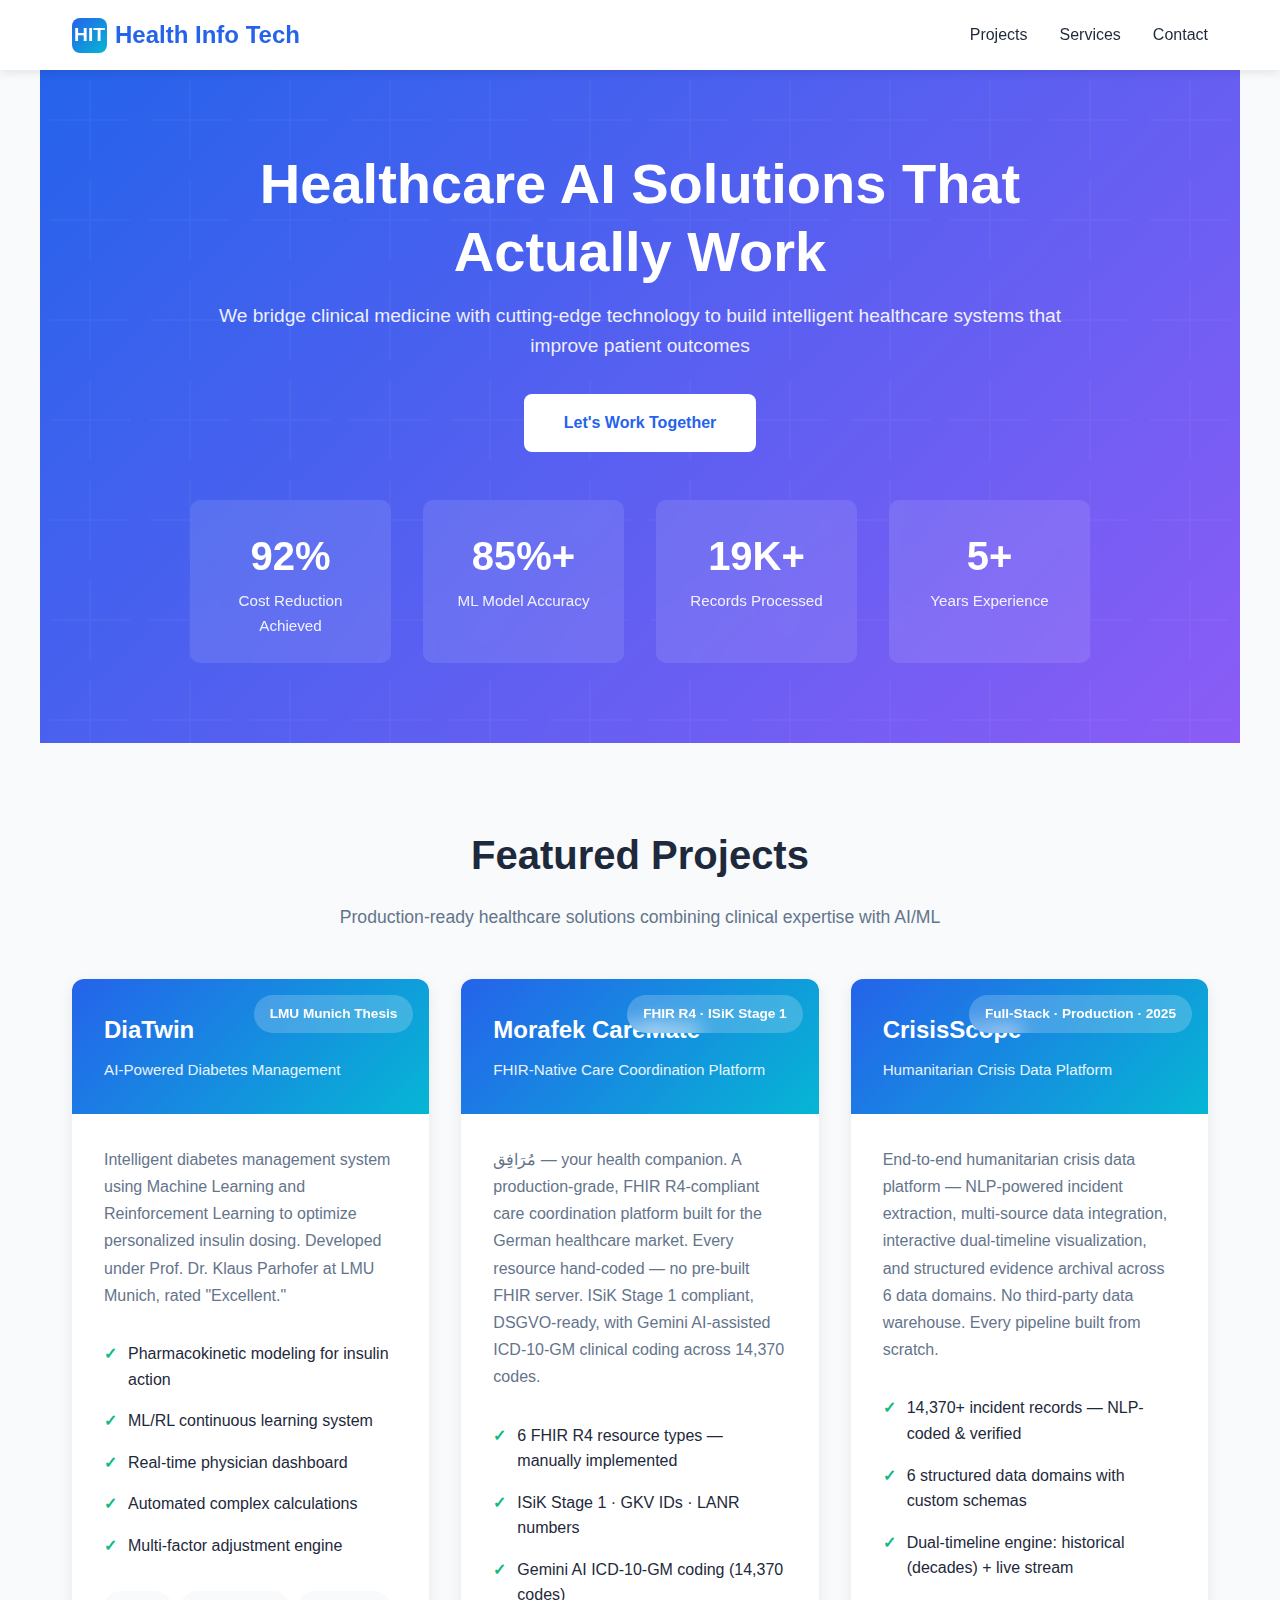
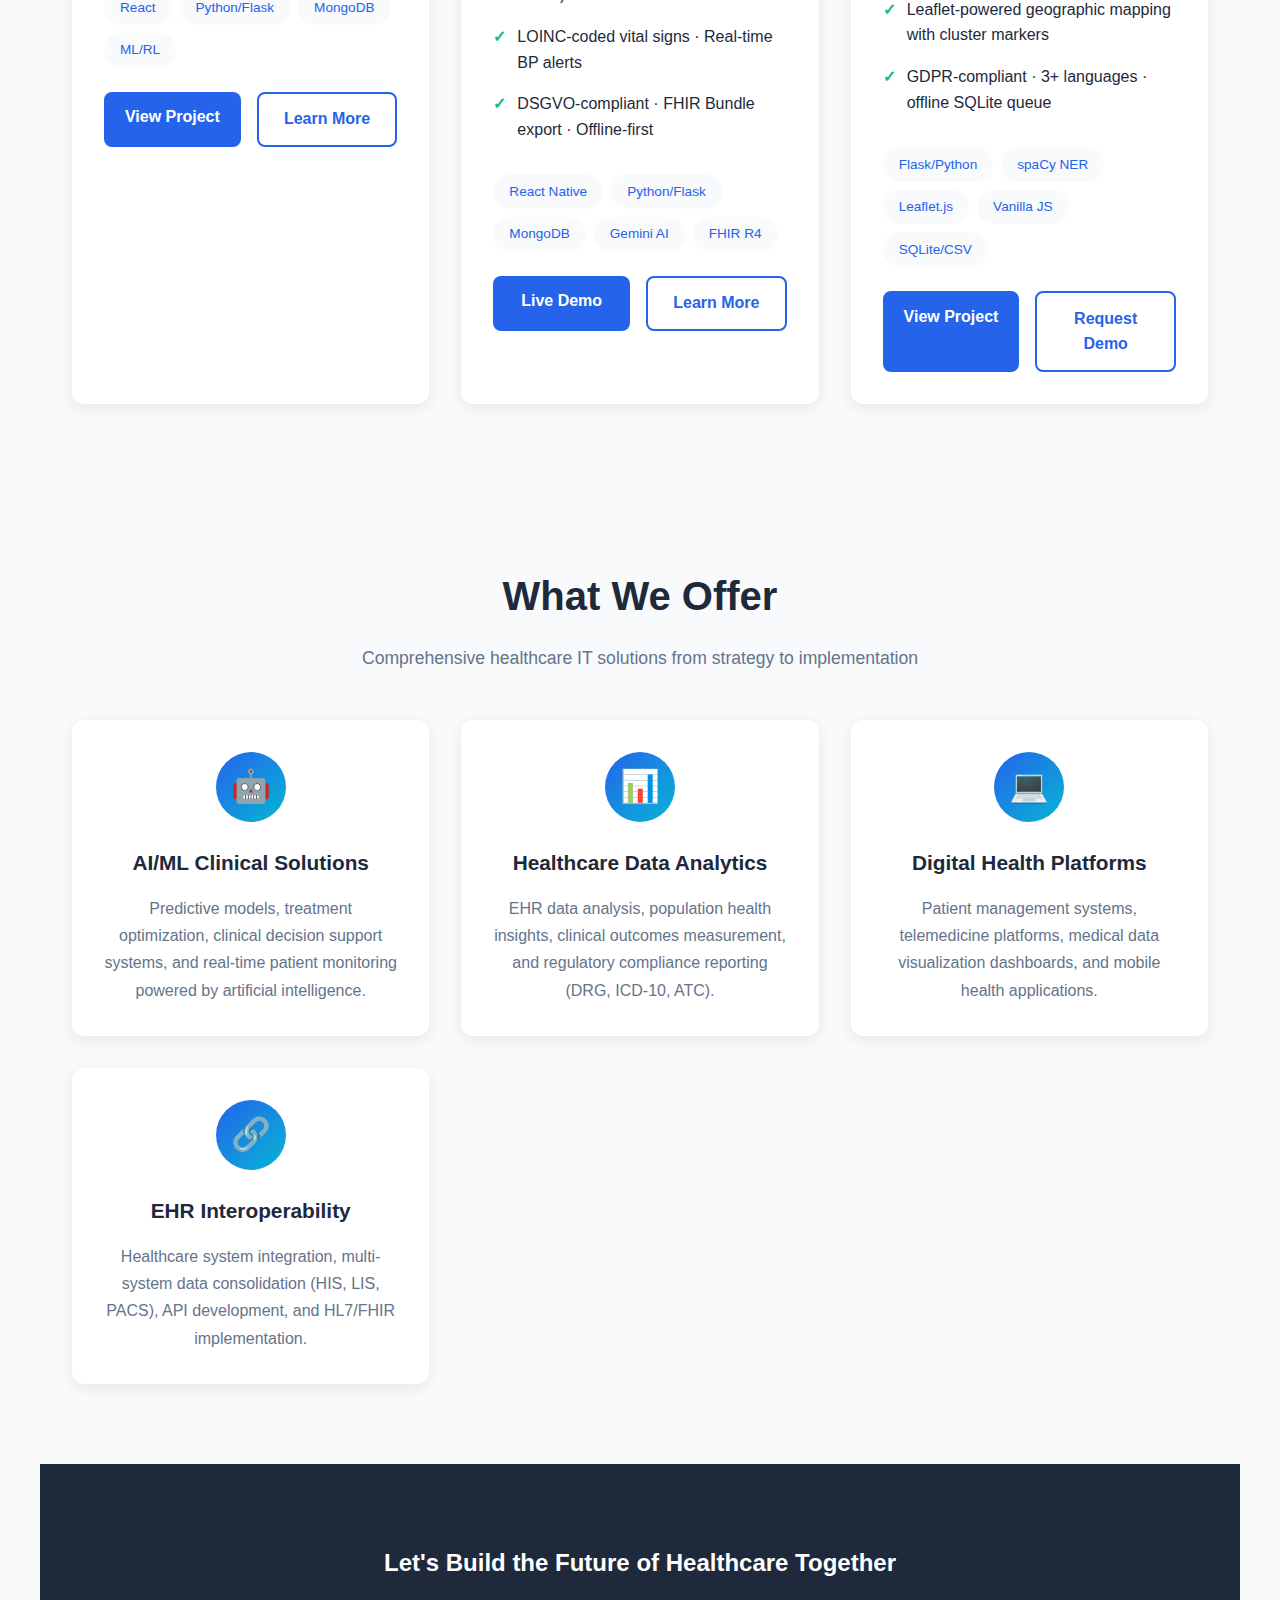
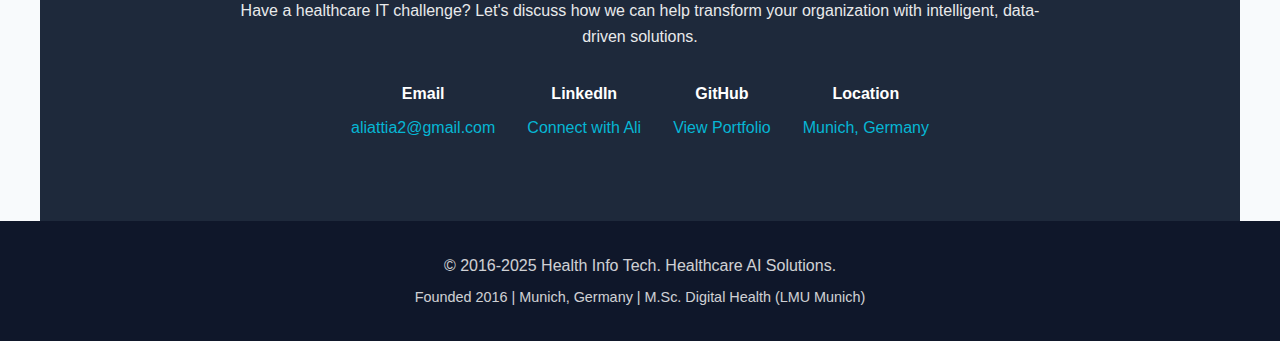
<file: index.html>
<!DOCTYPE html>
<html lang="en">
<head>
    <meta charset="UTF-8">
    <meta name="viewport" content="width=device-width, initial-scale=1.0">
    <title>Health Info Tech — Healthcare AI Solutions</title>
    <meta name="description" content="Healthcare AI/ML solutions, digital health platforms, and clinical decision support systems">
    <link rel="stylesheet" href="general-style.css">
</head>
<body>
    <!-- Content is dynamically generated by main.js based on the current page URL -->
    <script src="main.js"></script>
</body>
</html>
</file>
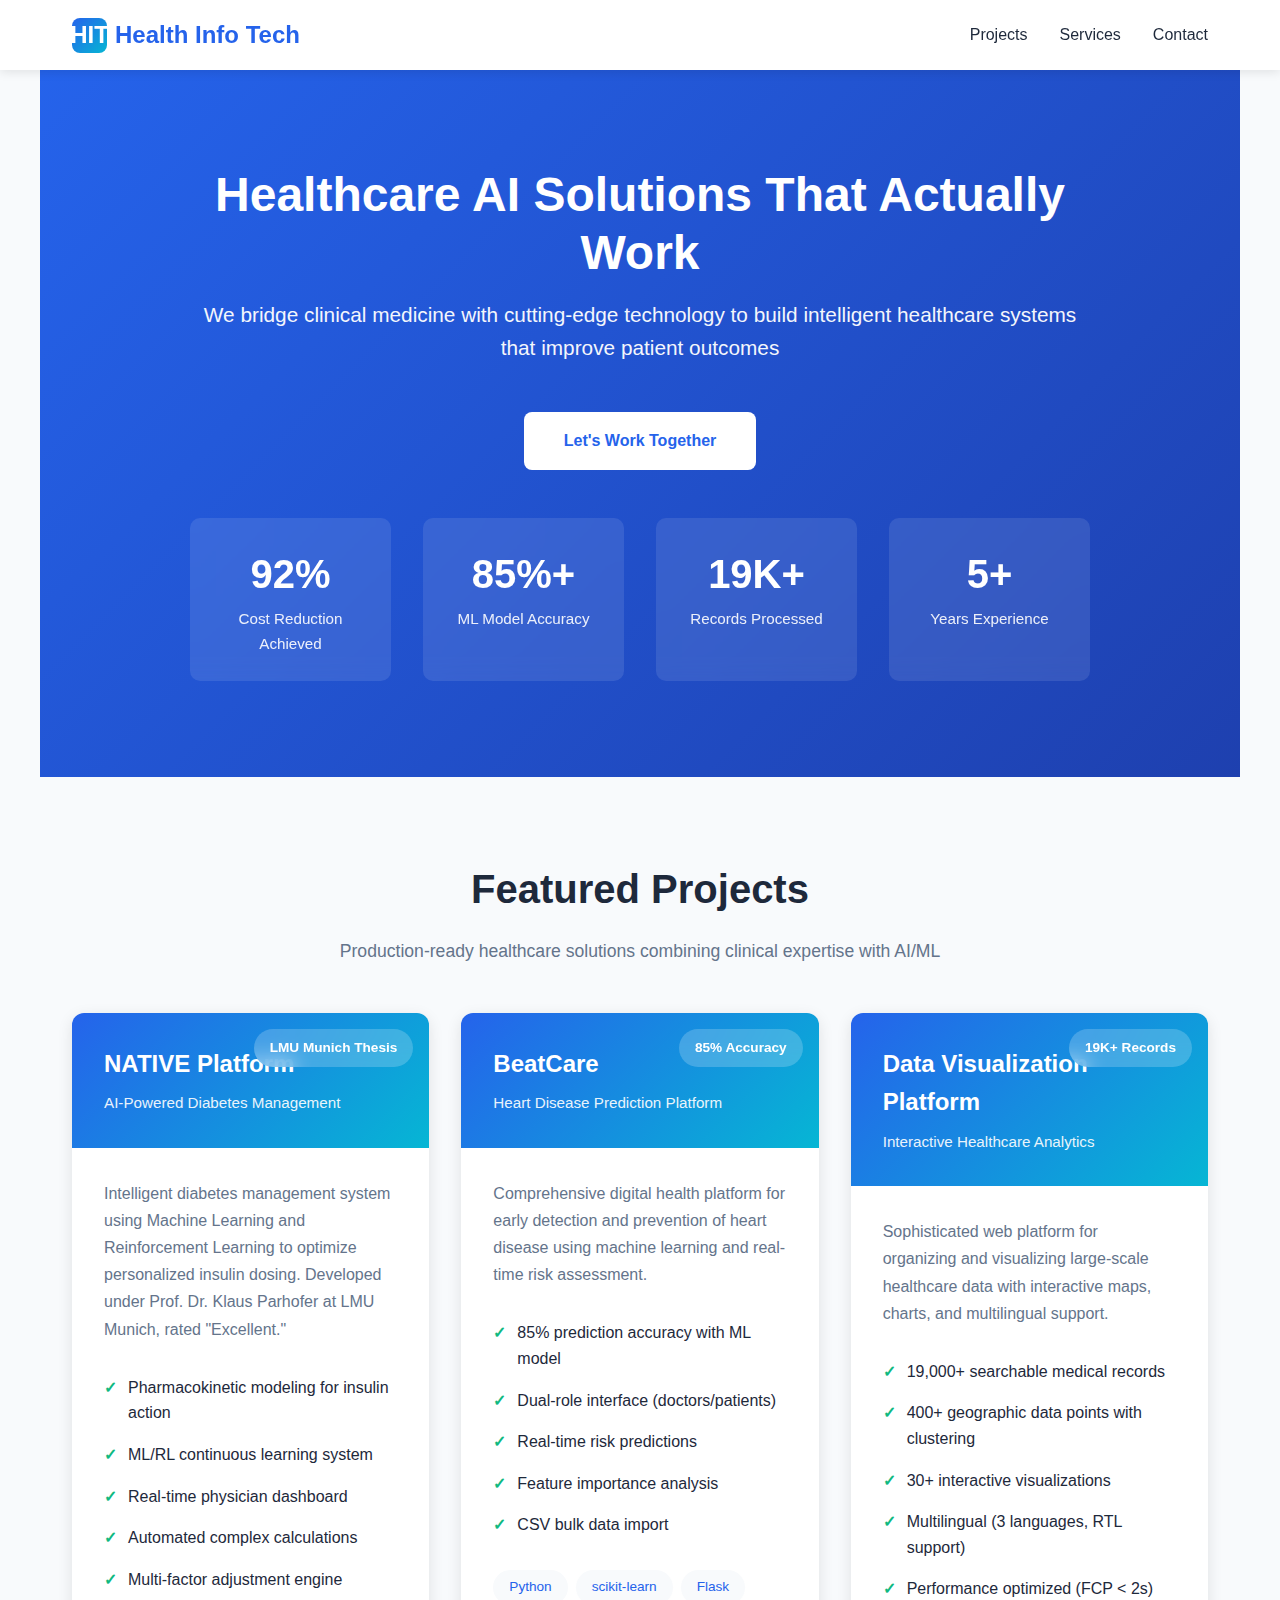
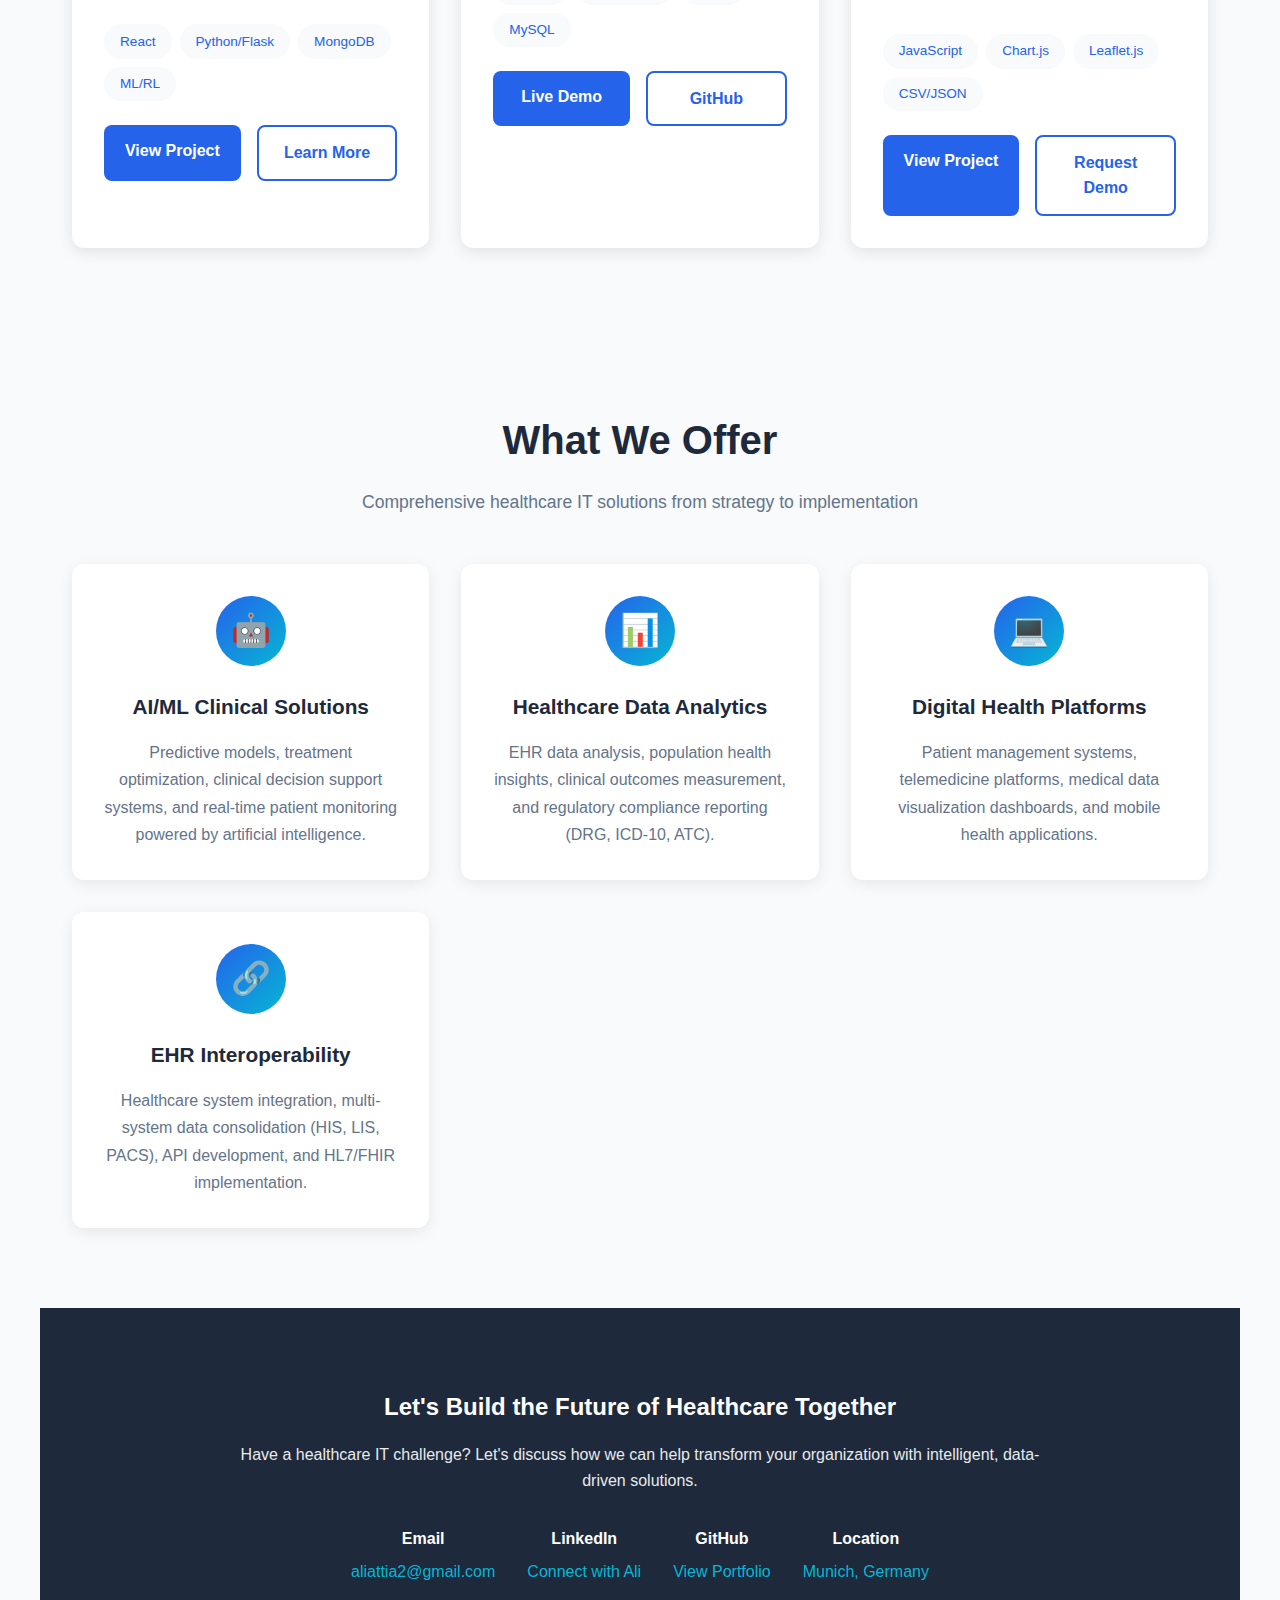
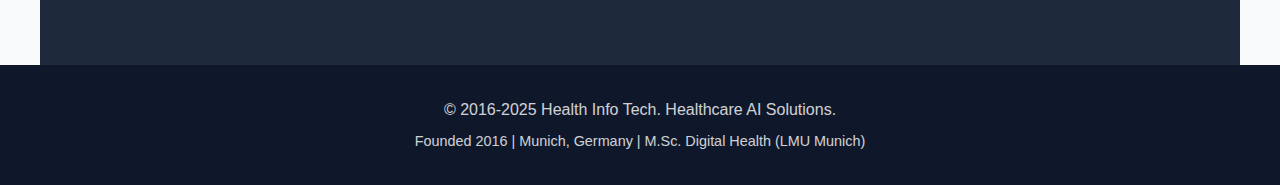
<file: draft/index.html>
<!DOCTYPE html>
<html lang="en">
<head>
    <meta charset="UTF-8">
    <meta name="viewport" content="width=device-width, initial-scale=1.0">
    <title>Health Info Tech - Healthcare AI Solutions</title>
    <meta name="description" content="Healthcare AI/ML solutions, digital health platforms, and clinical decision support systems">
    <style>
        * {
            margin: 0;
            padding: 0;
            box-sizing: border-box;
        }

        :root {
            --primary: #2563eb;
            --primary-dark: #1e40af;
            --secondary: #06b6d4;
            --dark: #1e293b;
            --light: #f8fafc;
            --gray: #64748b;
            --success: #10b981;
        }

        body {
            font-family: -apple-system, BlinkMacSystemFont, 'Segoe UI', Roboto, Oxygen, Ubuntu, Cantarell, sans-serif;
            line-height: 1.6;
            color: var(--dark);
            background: var(--light);
        }

        /* Navigation */
        nav {
            background: white;
            box-shadow: 0 2px 10px rgba(0,0,0,0.1);
            position: sticky;
            top: 0;
            z-index: 100;
        }

        .nav-container {
            max-width: 1200px;
            margin: 0 auto;
            padding: 1rem 2rem;
            display: flex;
            justify-content: space-between;
            align-items: center;
        }

        .logo {
            font-size: 1.5rem;
            font-weight: 700;
            color: var(--primary);
            display: flex;
            align-items: center;
            gap: 0.5rem;
        }

        .logo-icon {
            width: 35px;
            height: 35px;
            background: linear-gradient(135deg, var(--primary), var(--secondary));
            border-radius: 8px;
            display: flex;
            align-items: center;
            justify-content: center;
            color: white;
            font-weight: 700;
        }

        .nav-links {
            display: flex;
            gap: 2rem;
            list-style: none;
        }

        .nav-links a {
            text-decoration: none;
            color: var(--dark);
            font-weight: 500;
            transition: color 0.3s;
        }

        .nav-links a:hover {
            color: var(--primary);
        }

        /* Hero Section */
        .hero {
            background: linear-gradient(135deg, var(--primary) 0%, var(--primary-dark) 100%);
            color: white;
            padding: 6rem 2rem;
            text-align: center;
        }

        .hero-content {
            max-width: 900px;
            margin: 0 auto;
        }

        .hero h1 {
            font-size: 3rem;
            margin-bottom: 1rem;
            line-height: 1.2;
        }

        .hero p {
            font-size: 1.3rem;
            margin-bottom: 2rem;
            opacity: 0.95;
        }

        .hero-stats {
            display: grid;
            grid-template-columns: repeat(auto-fit, minmax(200px, 1fr));
            gap: 2rem;
            margin-top: 3rem;
        }

        .stat {
            background: rgba(255,255,255,0.1);
            padding: 1.5rem;
            border-radius: 10px;
            backdrop-filter: blur(10px);
        }

        .stat-number {
            font-size: 2.5rem;
            font-weight: 700;
            display: block;
        }

        .stat-label {
            font-size: 0.95rem;
            opacity: 0.9;
        }

        .cta-button {
            display: inline-block;
            background: white;
            color: var(--primary);
            padding: 1rem 2.5rem;
            border-radius: 8px;
            text-decoration: none;
            font-weight: 600;
            transition: transform 0.3s, box-shadow 0.3s;
            margin-top: 1rem;
        }

        .cta-button:hover {
            transform: translateY(-2px);
            box-shadow: 0 10px 25px rgba(0,0,0,0.2);
        }

        /* Section Styles */
        section {
            max-width: 1200px;
            margin: 0 auto;
            padding: 5rem 2rem;
        }

        .section-title {
            font-size: 2.5rem;
            text-align: center;
            margin-bottom: 3rem;
            color: var(--dark);
        }

        .section-subtitle {
            text-align: center;
            color: var(--gray);
            font-size: 1.1rem;
            margin-top: -2rem;
            margin-bottom: 3rem;
        }

        /* Projects Grid */
        .projects-grid {
            display: grid;
            grid-template-columns: repeat(auto-fit, minmax(350px, 1fr));
            gap: 2rem;
        }

        .project-card {
            background: white;
            border-radius: 12px;
            overflow: hidden;
            box-shadow: 0 4px 15px rgba(0,0,0,0.1);
            transition: transform 0.3s, box-shadow 0.3s;
        }

        .project-card:hover {
            transform: translateY(-5px);
            box-shadow: 0 10px 30px rgba(0,0,0,0.15);
        }

        .project-header {
            background: linear-gradient(135deg, var(--primary), var(--secondary));
            color: white;
            padding: 2rem;
            position: relative;
        }

        .project-badge {
            position: absolute;
            top: 1rem;
            right: 1rem;
            background: rgba(255,255,255,0.2);
            backdrop-filter: blur(10px);
            padding: 0.5rem 1rem;
            border-radius: 20px;
            font-size: 0.85rem;
            font-weight: 600;
        }

        .project-title {
            font-size: 1.5rem;
            margin-bottom: 0.5rem;
        }

        .project-subtitle {
            opacity: 0.9;
            font-size: 0.95rem;
        }

        .project-body {
            padding: 2rem;
        }

        .project-description {
            color: var(--gray);
            margin-bottom: 1.5rem;
            line-height: 1.7;
        }

        .project-features {
            list-style: none;
            margin-bottom: 1.5rem;
        }

        .project-features li {
            padding: 0.5rem 0;
            padding-left: 1.5rem;
            position: relative;
            color: var(--dark);
        }

        .project-features li:before {
            content: "✓";
            position: absolute;
            left: 0;
            color: var(--success);
            font-weight: 700;
        }

        .tech-stack {
            display: flex;
            flex-wrap: wrap;
            gap: 0.5rem;
            margin-bottom: 1.5rem;
        }

        .tech-tag {
            background: var(--light);
            color: var(--primary);
            padding: 0.4rem 1rem;
            border-radius: 20px;
            font-size: 0.85rem;
            font-weight: 500;
        }

        .project-links {
            display: flex;
            gap: 1rem;
        }

        .project-link {
            flex: 1;
            text-align: center;
            padding: 0.8rem;
            border-radius: 8px;
            text-decoration: none;
            font-weight: 600;
            transition: all 0.3s;
        }

        .link-primary {
            background: var(--primary);
            color: white;
        }

        .link-primary:hover {
            background: var(--primary-dark);
        }

        .link-secondary {
            border: 2px solid var(--primary);
            color: var(--primary);
        }

        .link-secondary:hover {
            background: var(--primary);
            color: white;
        }

        /* Services Section */
        .services-grid {
            display: grid;
            grid-template-columns: repeat(auto-fit, minmax(280px, 1fr));
            gap: 2rem;
        }

        .service-card {
            background: white;
            padding: 2rem;
            border-radius: 12px;
            box-shadow: 0 4px 15px rgba(0,0,0,0.08);
            text-align: center;
            transition: transform 0.3s;
        }

        .service-card:hover {
            transform: translateY(-5px);
        }

        .service-icon {
            width: 70px;
            height: 70px;
            margin: 0 auto 1.5rem;
            background: linear-gradient(135deg, var(--primary), var(--secondary));
            border-radius: 50%;
            display: flex;
            align-items: center;
            justify-content: center;
            font-size: 2rem;
        }

        .service-title {
            font-size: 1.3rem;
            margin-bottom: 1rem;
            color: var(--dark);
        }

        .service-description {
            color: var(--gray);
            line-height: 1.7;
        }

        /* Contact Section */
        .contact {
            background: var(--dark);
            color: white;
            text-align: center;
            padding: 5rem 2rem;
        }

        .contact-content {
            max-width: 800px;
            margin: 0 auto;
        }

        .contact h2 {
            color: white;
            margin-bottom: 1rem;
        }

        .contact-methods {
            display: flex;
            flex-wrap: wrap;
            justify-content: center;
            gap: 2rem;
            margin-top: 2rem;
        }

        .contact-item {
            display: flex;
            flex-direction: column;
            align-items: center;
            gap: 0.5rem;
        }

        .contact-item a {
            color: var(--secondary);
            text-decoration: none;
            font-weight: 500;
        }

        .contact-item a:hover {
            text-decoration: underline;
        }

        /* Footer */
        footer {
            background: #0f172a;
            color: white;
            text-align: center;
            padding: 2rem;
        }

        footer p {
            opacity: 0.8;
        }

        /* Responsive */
        @media (max-width: 768px) {
            .hero h1 {
                font-size: 2rem;
            }

            .hero p {
                font-size: 1.1rem;
            }

            .nav-links {
                display: none;
            }

            .projects-grid {
                grid-template-columns: 1fr;
            }

            .section-title {
                font-size: 2rem;
            }
        }

        /* Animations */
        @keyframes fadeInUp {
            from {
                opacity: 0;
                transform: translateY(30px);
            }
            to {
                opacity: 1;
                transform: translateY(0);
            }
        }

        .project-card, .service-card {
            animation: fadeInUp 0.6s ease-out;
        }
    </style>
</head>
<body>
    <!-- Navigation -->
    <nav>
        <div class="nav-container">
            <div class="logo">
                <div class="logo-icon">HIT</div>
                <span>Health Info Tech</span>
            </div>
            <ul class="nav-links">
                <li><a href="#projects">Projects</a></li>
                <li><a href="#services">Services</a></li>
                <li><a href="#contact">Contact</a></li>
            </ul>
        </div>
    </nav>

    <!-- Hero Section -->
    <section class="hero">
        <div class="hero-content">
            <h1>Healthcare AI Solutions That Actually Work</h1>
            <p>We bridge clinical medicine with cutting-edge technology to build intelligent healthcare systems that improve patient outcomes</p>
            <a href="#contact" class="cta-button">Let's Work Together</a>
            
            <div class="hero-stats">
                <div class="stat">
                    <span class="stat-number">92%</span>
                    <span class="stat-label">Cost Reduction Achieved</span>
                </div>
                <div class="stat">
                    <span class="stat-number">85%+</span>
                    <span class="stat-label">ML Model Accuracy</span>
                </div>
                <div class="stat">
                    <span class="stat-number">19K+</span>
                    <span class="stat-label">Records Processed</span>
                </div>
                <div class="stat">
                    <span class="stat-number">5+</span>
                    <span class="stat-label">Years Experience</span>
                </div>
            </div>
        </div>
    </section>

    <!-- Projects Section -->
    <section id="projects">
        <h2 class="section-title">Featured Projects</h2>
        <p class="section-subtitle">Production-ready healthcare solutions combining clinical expertise with AI/ML</p>
        
        <div class="projects-grid">
            <!-- NATIVE Project -->
            <div class="project-card">
                <div class="project-header">
                    <div class="project-badge">LMU Munich Thesis</div>
                    <h3 class="project-title">NATIVE Platform</h3>
                    <p class="project-subtitle">AI-Powered Diabetes Management</p>
                </div>
                <div class="project-body">
                    <p class="project-description">
                        Intelligent diabetes management system using Machine Learning and Reinforcement Learning to optimize personalized insulin dosing. Developed under Prof. Dr. Klaus Parhofer at LMU Munich, rated "Excellent."
                    </p>
                    <ul class="project-features">
                        <li>Pharmacokinetic modeling for insulin action</li>
                        <li>ML/RL continuous learning system</li>
                        <li>Real-time physician dashboard</li>
                        <li>Automated complex calculations</li>
                        <li>Multi-factor adjustment engine</li>
                    </ul>
                    <div class="tech-stack">
                        <span class="tech-tag">React</span>
                        <span class="tech-tag">Python/Flask</span>
                        <span class="tech-tag">MongoDB</span>
                        <span class="tech-tag">ML/RL</span>
                    </div>
                    <div class="project-links">
                        <a href="https://github.com/aliattia2" class="project-link link-primary">View Project</a>
                        <a href="#contact" class="project-link link-secondary">Learn More</a>
                    </div>
                </div>
            </div>

            <!-- BeatCare Project -->
            <div class="project-card">
                <div class="project-header">
                    <div class="project-badge">85% Accuracy</div>
                    <h3 class="project-title">BeatCare</h3>
                    <p class="project-subtitle">Heart Disease Prediction Platform</p>
                </div>
                <div class="project-body">
                    <p class="project-description">
                        Comprehensive digital health platform for early detection and prevention of heart disease using machine learning and real-time risk assessment.
                    </p>
                    <ul class="project-features">
                        <li>85% prediction accuracy with ML model</li>
                        <li>Dual-role interface (doctors/patients)</li>
                        <li>Real-time risk predictions</li>
                        <li>Feature importance analysis</li>
                        <li>CSV bulk data import</li>
                    </ul>
                    <div class="tech-stack">
                        <span class="tech-tag">Python</span>
                        <span class="tech-tag">scikit-learn</span>
                        <span class="tech-tag">Flask</span>
                        <span class="tech-tag">MySQL</span>
                    </div>
                    <div class="project-links">
                        <a href="http://beatcare.rf.gd" class="project-link link-primary" target="_blank">Live Demo</a>
                        <a href="https://github.com/aliattia2/BeatCare" class="project-link link-secondary" target="_blank">GitHub</a>
                    </div>
                </div>
            </div>

            <!-- Healthcare Data Platform -->
            <div class="project-card">
                <div class="project-header">
                    <div class="project-badge">19K+ Records</div>
                    <h3 class="project-title">Data Visualization Platform</h3>
                    <p class="project-subtitle">Interactive Healthcare Analytics</p>
                </div>
                <div class="project-body">
                    <p class="project-description">
                        Sophisticated web platform for organizing and visualizing large-scale healthcare data with interactive maps, charts, and multilingual support.
                    </p>
                    <ul class="project-features">
                        <li>19,000+ searchable medical records</li>
                        <li>400+ geographic data points with clustering</li>
                        <li>30+ interactive visualizations</li>
                        <li>Multilingual (3 languages, RTL support)</li>
                        <li>Performance optimized (FCP < 2s)</li>
                    </ul>
                    <div class="tech-stack">
                        <span class="tech-tag">JavaScript</span>
                        <span class="tech-tag">Chart.js</span>
                        <span class="tech-tag">Leaflet.js</span>
                        <span class="tech-tag">CSV/JSON</span>
                    </div>
                    <div class="project-links">
                        <a href="https://github.com/aliattia2" class="project-link link-primary">View Project</a>
                        <a href="#contact" class="project-link link-secondary">Request Demo</a>
                    </div>
                </div>
            </div>
        </div>
    </section>

    <!-- Services Section -->
    <section id="services">
        <h2 class="section-title">What We Offer</h2>
        <p class="section-subtitle">Comprehensive healthcare IT solutions from strategy to implementation</p>
        
        <div class="services-grid">
            <div class="service-card">
                <div class="service-icon">🤖</div>
                <h3 class="service-title">AI/ML Clinical Solutions</h3>
                <p class="service-description">
                    Predictive models, treatment optimization, clinical decision support systems, and real-time patient monitoring powered by artificial intelligence.
                </p>
            </div>

            <div class="service-card">
                <div class="service-icon">📊</div>
                <h3 class="service-title">Healthcare Data Analytics</h3>
                <p class="service-description">
                    EHR data analysis, population health insights, clinical outcomes measurement, and regulatory compliance reporting (DRG, ICD-10, ATC).
                </p>
            </div>

            <div class="service-card">
                <div class="service-icon">💻</div>
                <h3 class="service-title">Digital Health Platforms</h3>
                <p class="service-description">
                    Patient management systems, telemedicine platforms, medical data visualization dashboards, and mobile health applications.
                </p>
            </div>

            <div class="service-card">
                <div class="service-icon">🔗</div>
                <h3 class="service-title">EHR Interoperability</h3>
                <p class="service-description">
                    Healthcare system integration, multi-system data consolidation (HIS, LIS, PACS), API development, and HL7/FHIR implementation.
                </p>
            </div>
        </div>
    </section>

    <!-- Contact Section -->
    <section class="contact">
        <div class="contact-content">
            <h2>Let's Build the Future of Healthcare Together</h2>
            <p style="margin-bottom: 2rem; opacity: 0.9;">
                Have a healthcare IT challenge? Let's discuss how we can help transform your organization with intelligent, data-driven solutions.
            </p>
            <div class="contact-methods">
                <div class="contact-item">
                    <strong>Email</strong>
                    <a href="mailto:aliattia2@gmail.com">aliattia2@gmail.com</a>
                </div>
                <div class="contact-item">
                    <strong>LinkedIn</strong>
                    <a href="https://linkedin.com/in/ali-attia" target="_blank">Connect with Ali</a>
                </div>
                <div class="contact-item">
                    <strong>GitHub</strong>
                    <a href="https://github.com/aliattia2" target="_blank">View Portfolio</a>
                </div>
                <div class="contact-item">
                    <strong>Location</strong>
                    <span style="color: var(--secondary);">Munich, Germany</span>
                </div>
            </div>
        </div>
    </section>

    <!-- Footer -->
    <footer>
        <p>&copy; 2016-2025 Health Info Tech. Healthcare AI Solutions.</p>
        <p style="margin-top: 0.5rem; font-size: 0.9rem;">
            Founded 2016 | Munich, Germany | M.Sc. Digital Health (LMU Munich)
        </p>
    </footer>
</body>
</html>
</file>
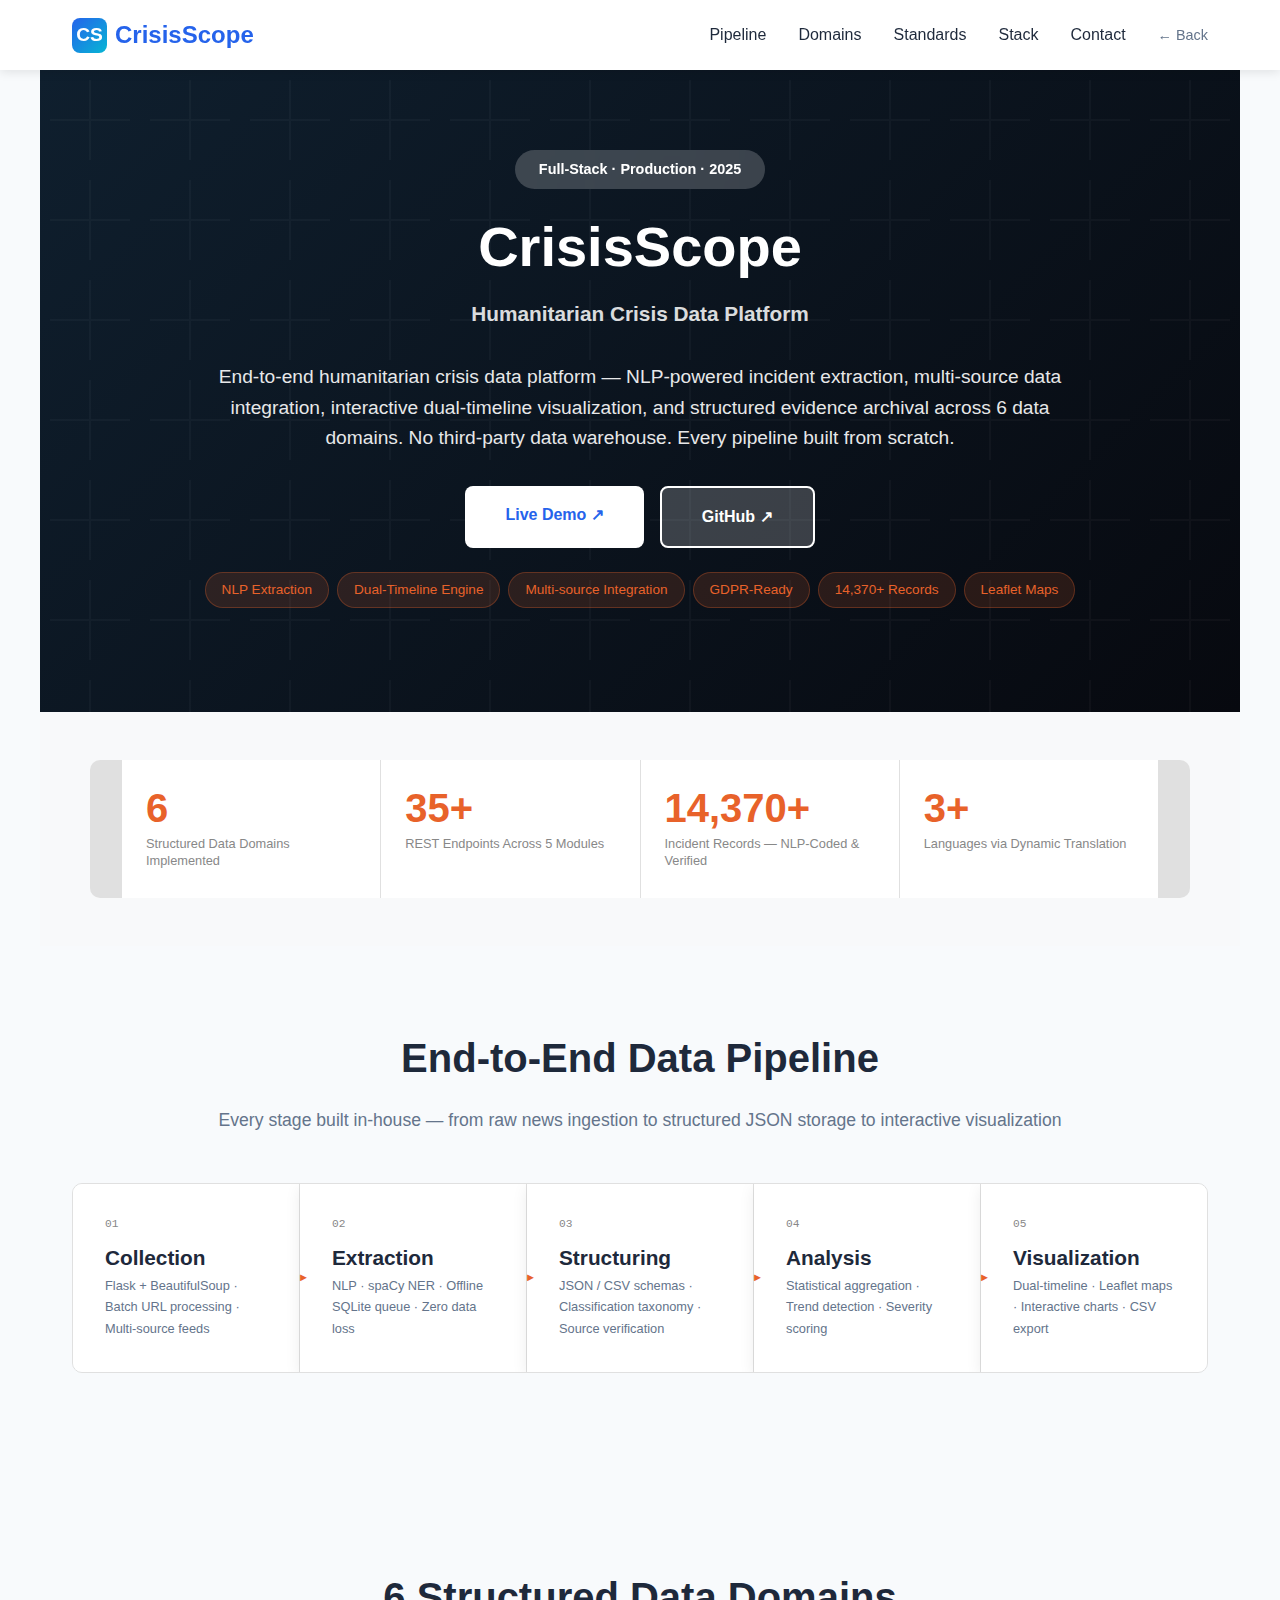
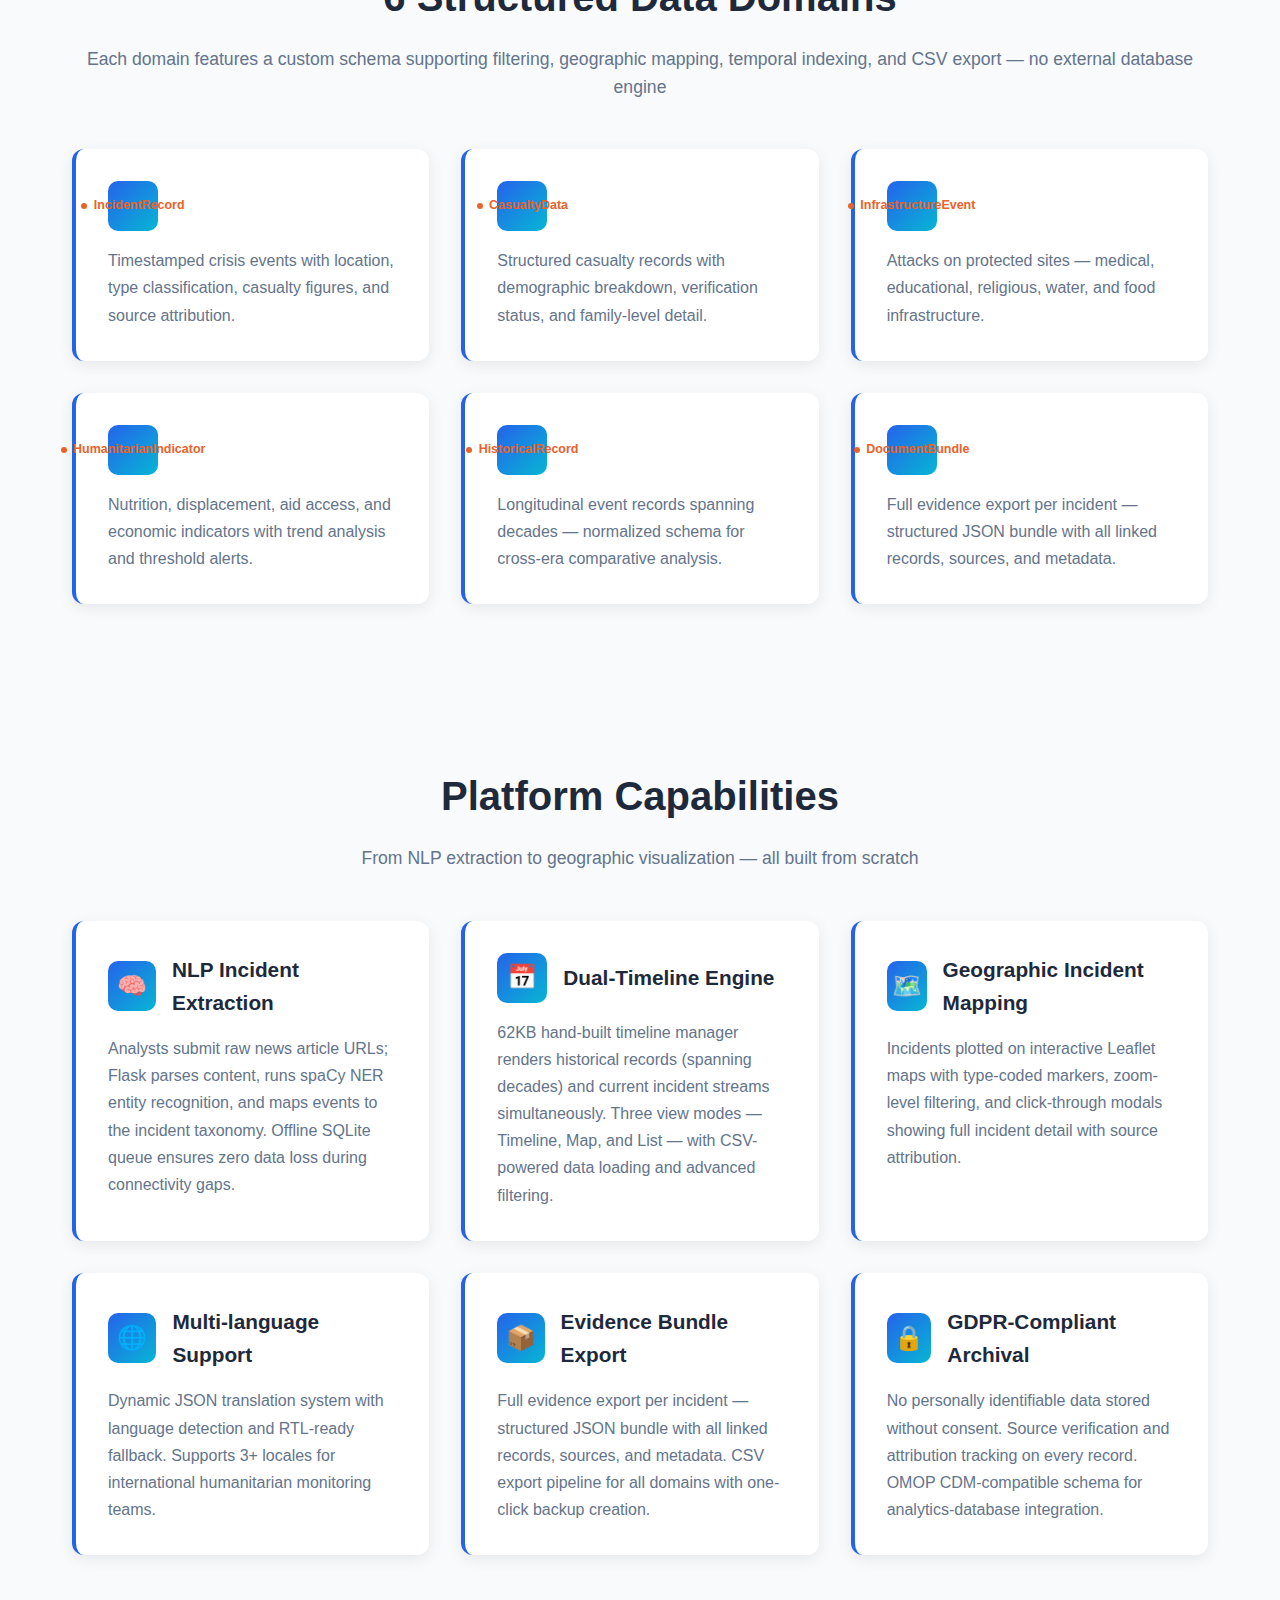
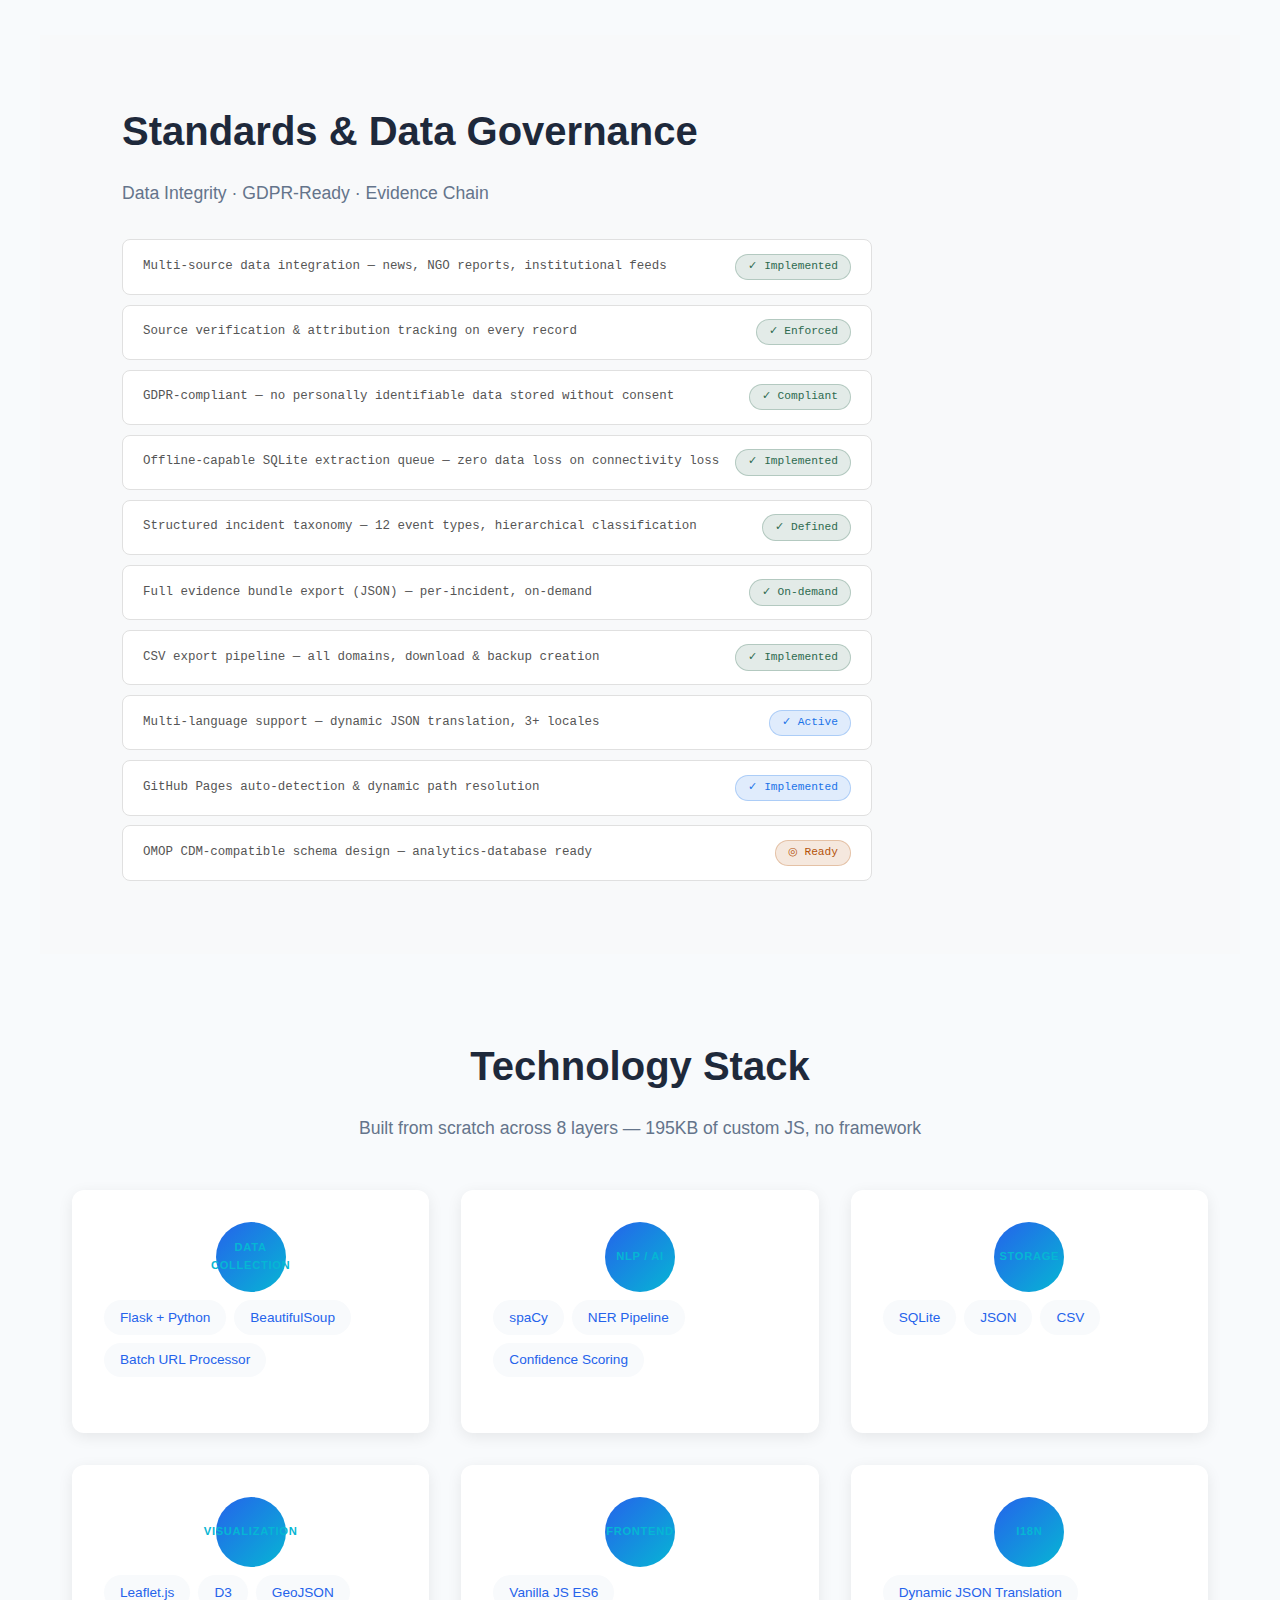
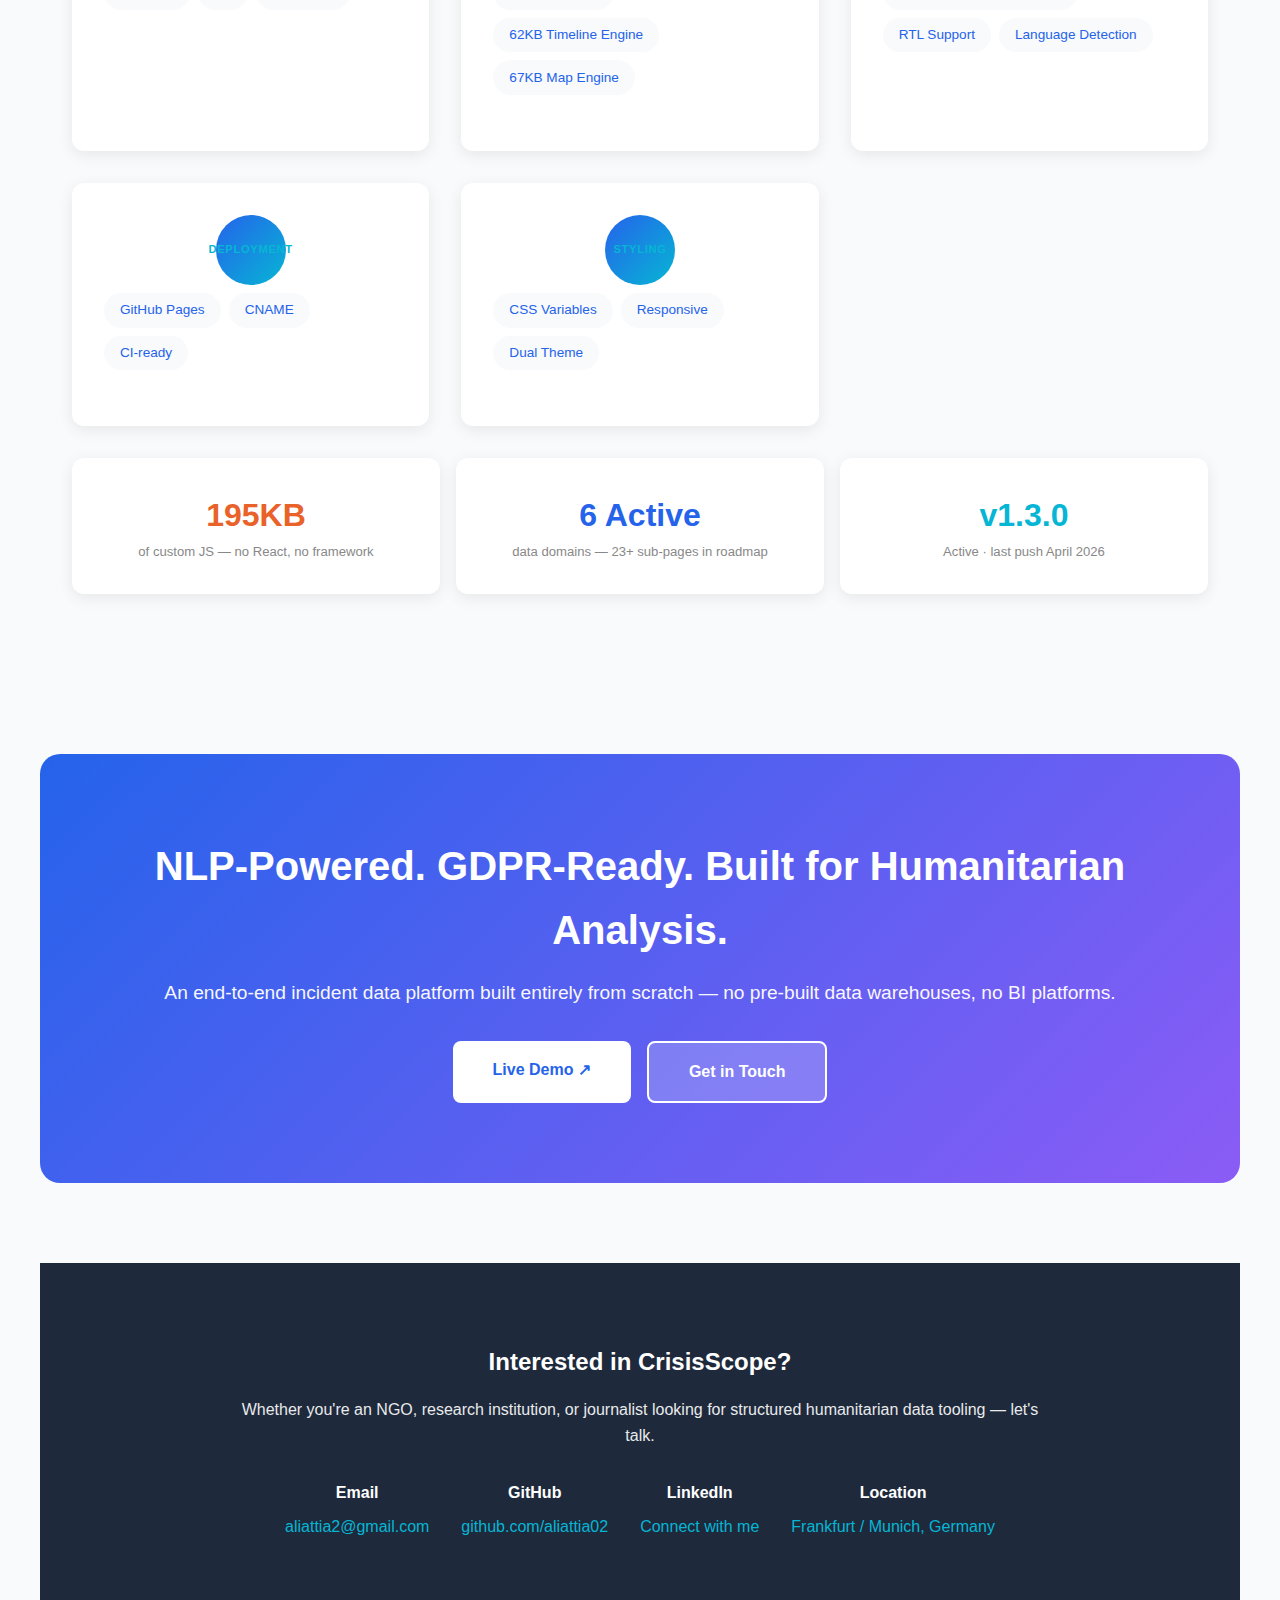
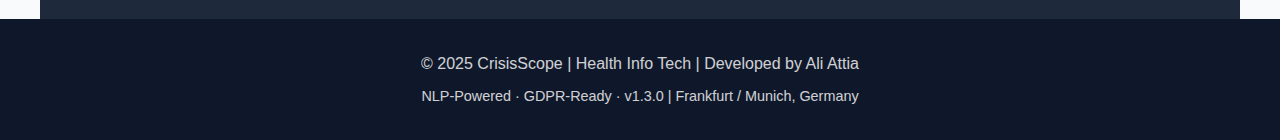
<file: crisis.html>
<!DOCTYPE html>
<html lang="en">
<head>
    <meta charset="UTF-8">
    <meta name="viewport" content="width=device-width, initial-scale=1.0">
    <title>CrisisScope — Humanitarian Crisis Data Platform · Health Info Tech</title>
    <link rel="stylesheet" href="general-style.css">
</head>
<body>
    <script src="main.js"></script>
</body>
</html>
</file>
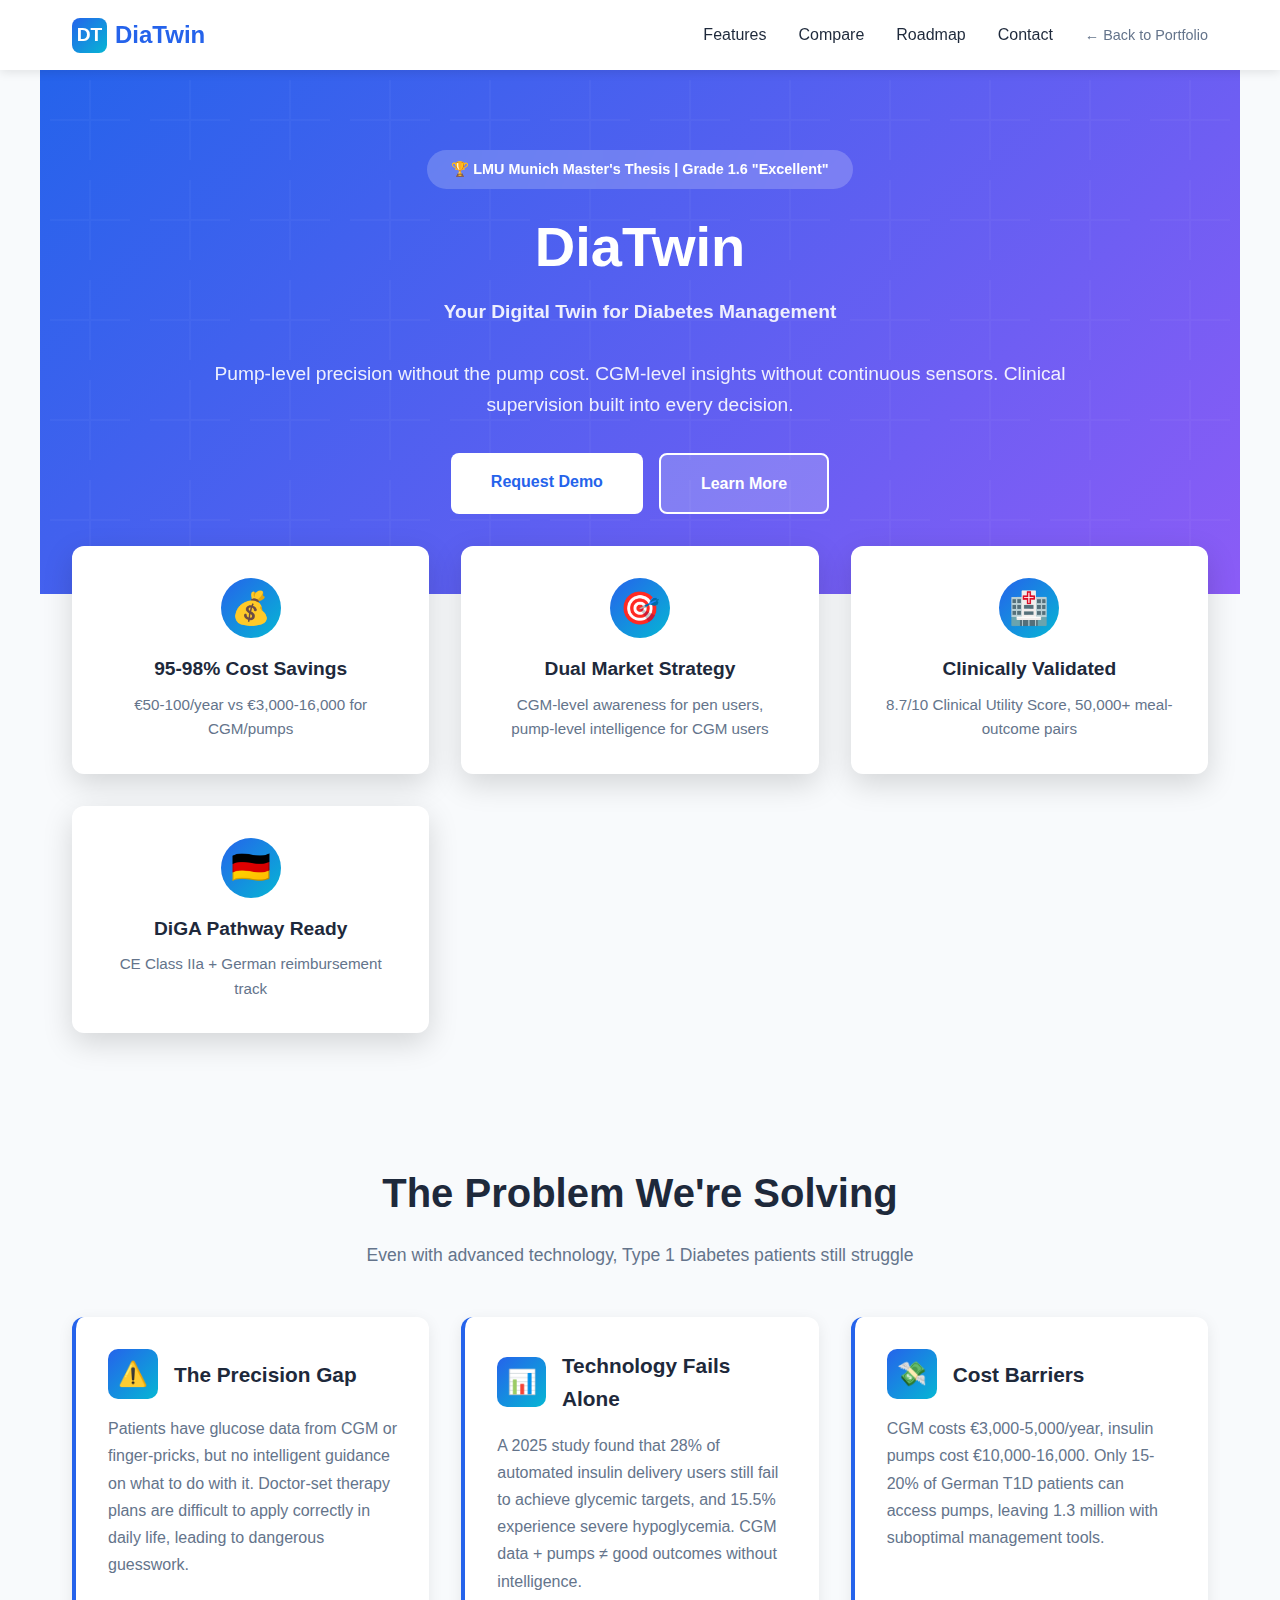
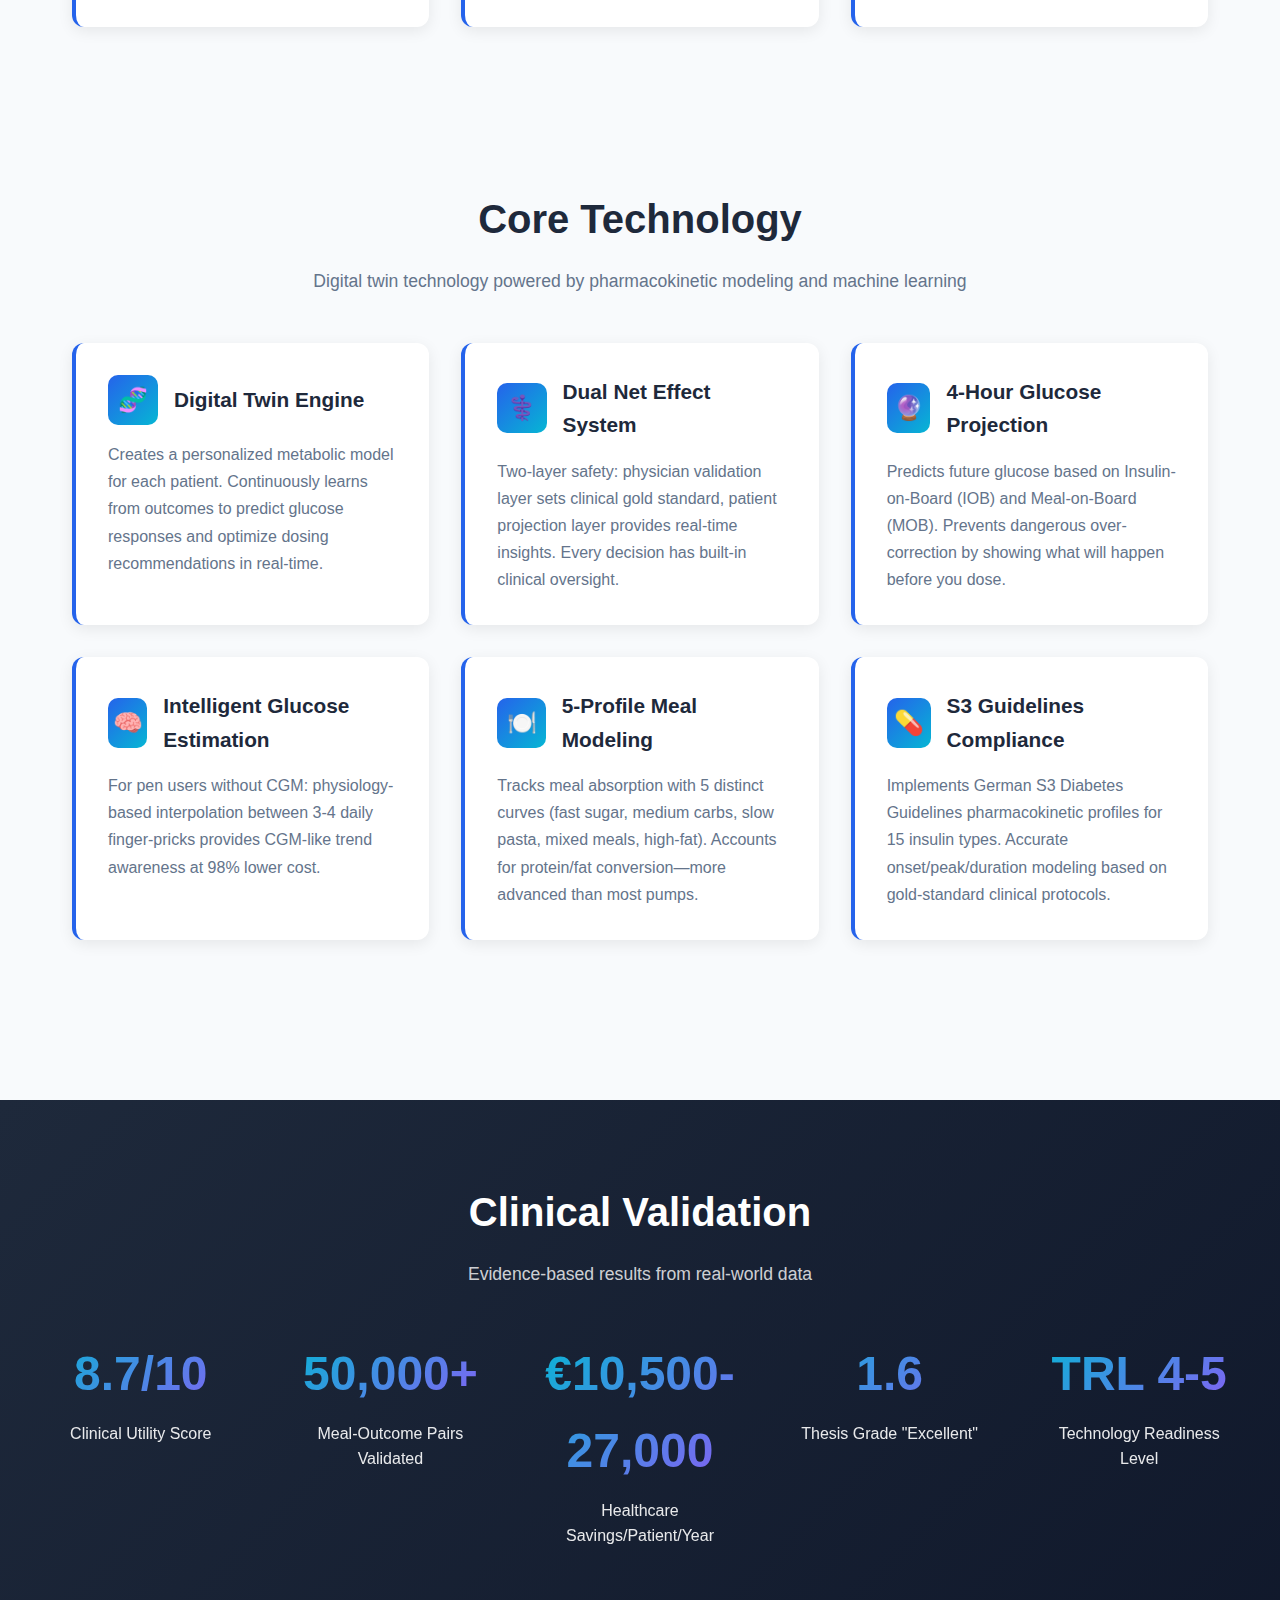
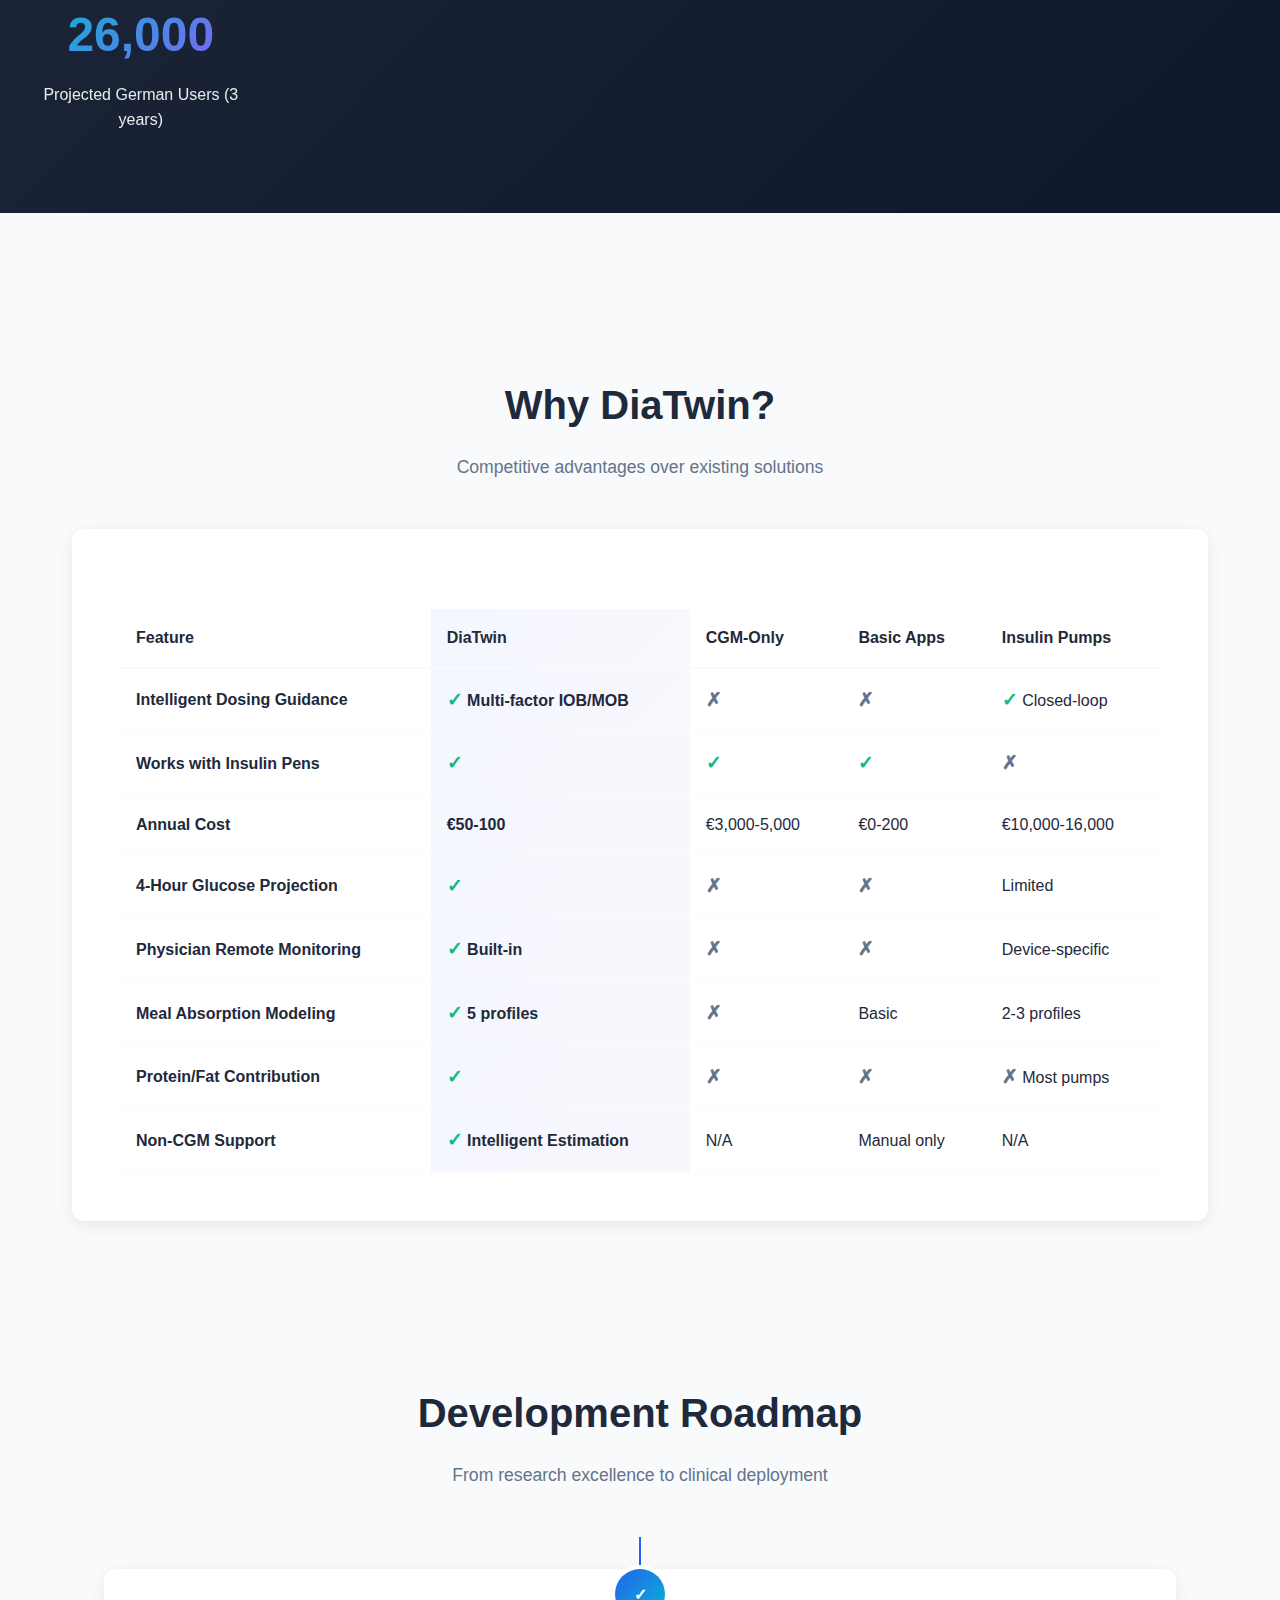
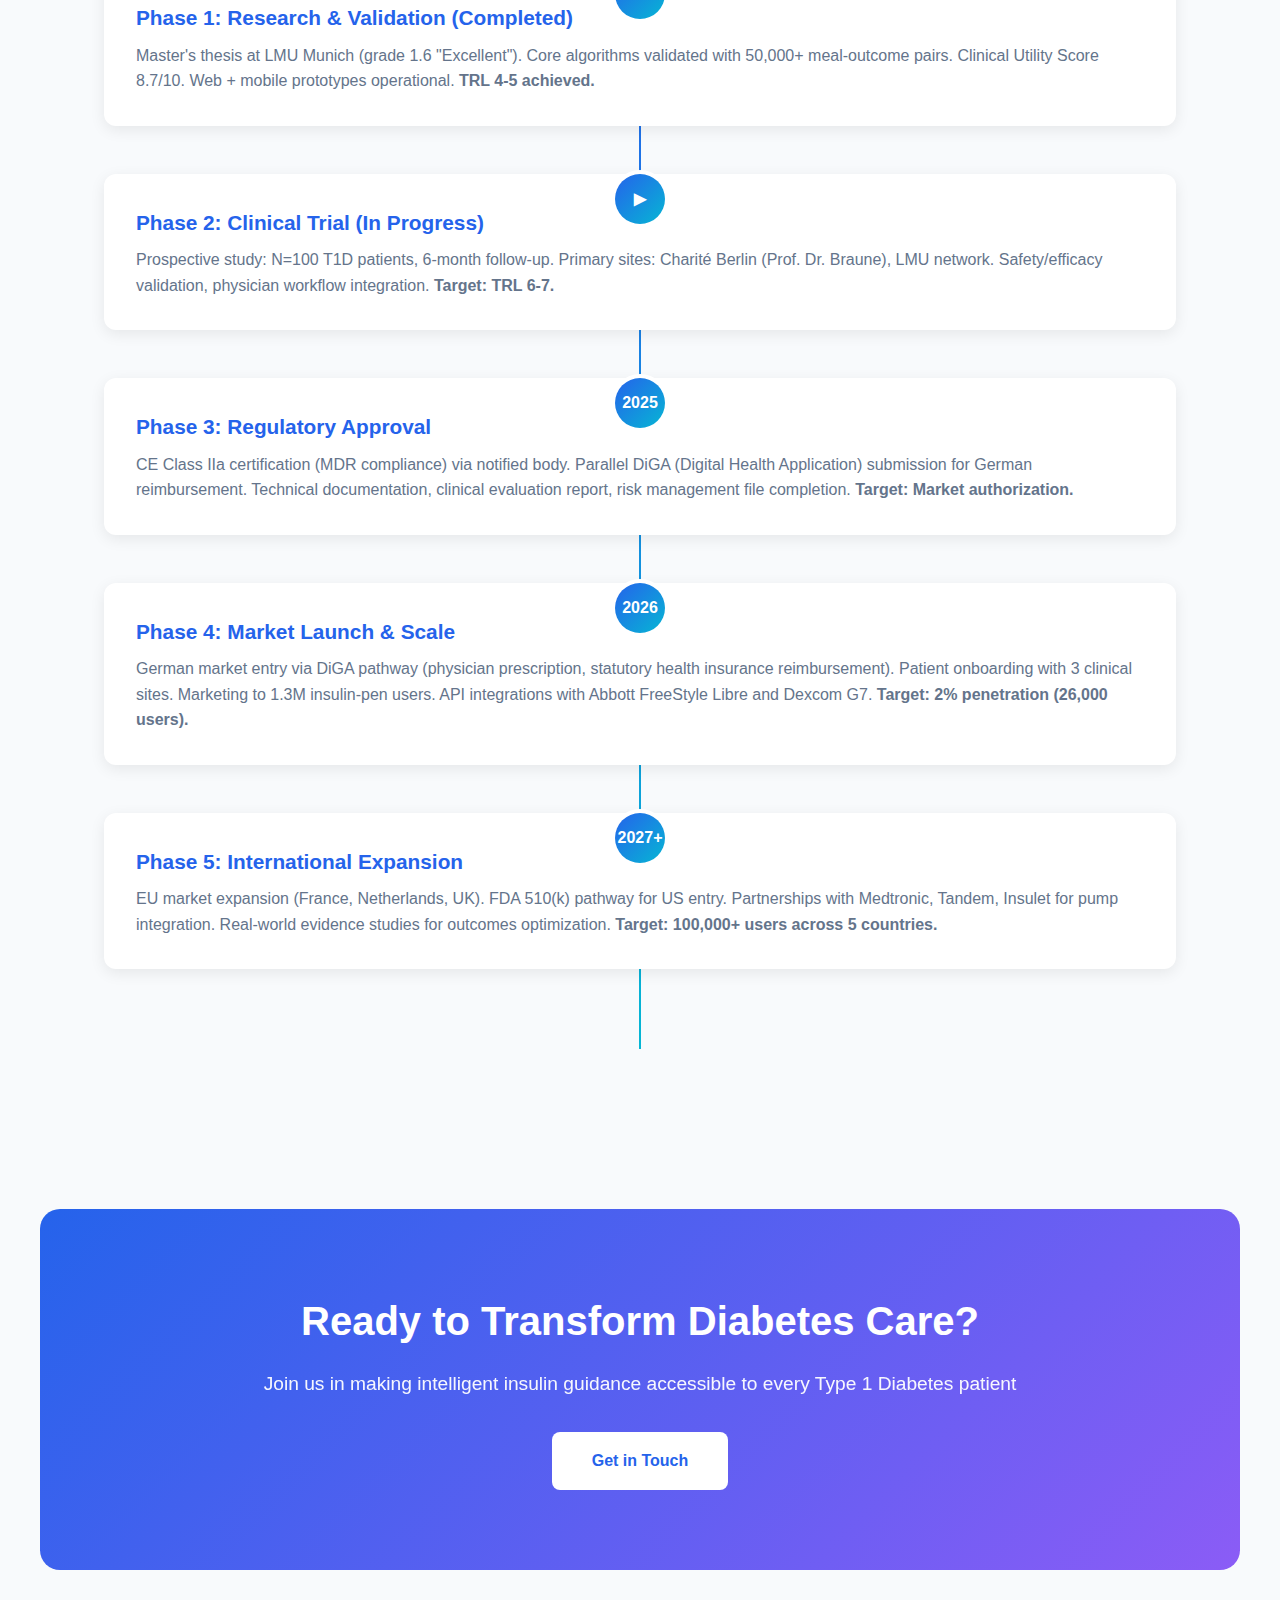
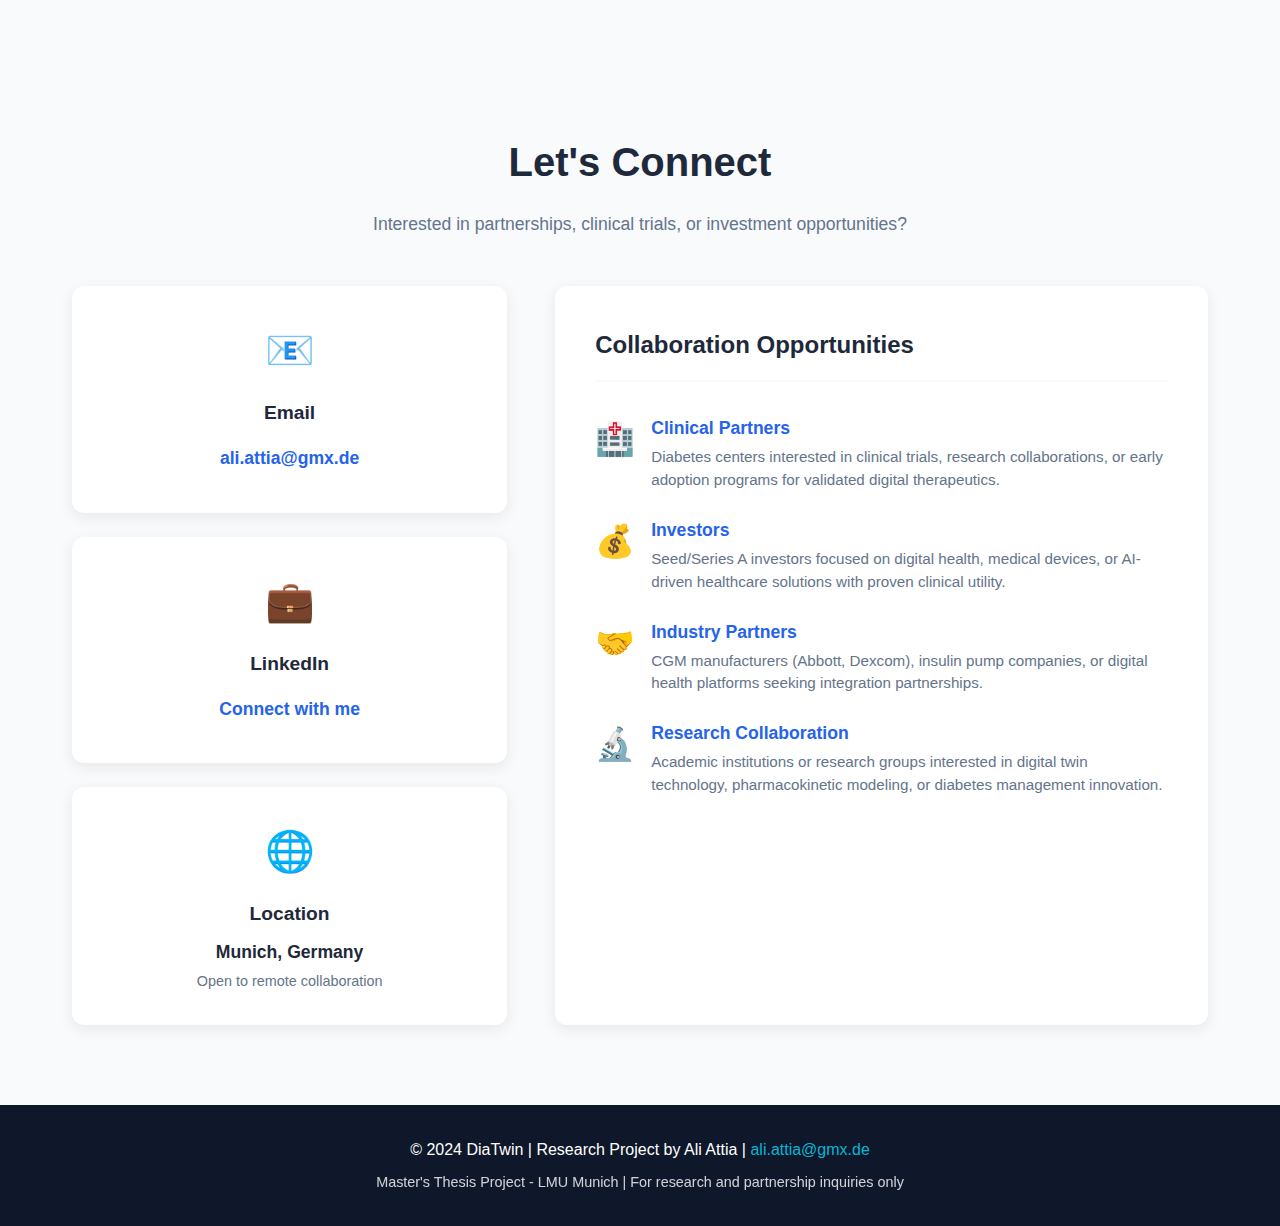
<file: DiaTwin.html>
<!DOCTYPE html>
<html lang="en">
<head>
    <meta charset="UTF-8">
    <meta name="viewport" content="width=device-width, initial-scale=1.0">
    <title>DiaTwin - Intelligent Insulin Guidance Platform</title>
    <meta name="description" content="Digital twin technology for Type 1 Diabetes management - delivering pump-level precision without the pump cost">
    <style>
        * { margin: 0; padding: 0; box-sizing: border-box; }
        :root {
            --primary: #2563eb; --primary-dark: #1e40af; --secondary: #06b6d4;
            --accent: #8b5cf6; --dark: #1e293b; --light: #f8fafc;
            --gray: #64748b; --success: #10b981; --warning: #f59e0b;
        }
        body { font-family: -apple-system, BlinkMacSystemFont, 'Segoe UI', Roboto, Oxygen, Ubuntu, Cantarell, sans-serif; line-height: 1.6; color: var(--dark); background: var(--light); }
        nav { background: white; box-shadow: 0 2px 10px rgba(0,0,0,0.1); position: sticky; top: 0; z-index: 100; }
        .nav-container { max-width: 1200px; margin: 0 auto; padding: 1rem 2rem; display: flex; justify-content: space-between; align-items: center; }
        .logo { font-size: 1.5rem; font-weight: 700; color: var(--primary); text-decoration: none; display: flex; align-items: center; gap: 0.5rem; }
        .logo-icon { width: 35px; height: 35px; background: linear-gradient(135deg, var(--primary), var(--secondary)); border-radius: 8px; display: flex; align-items: center; justify-content: center; color: white; font-weight: 700; font-size: 1.2rem; }
        .nav-links { display: flex; gap: 2rem; list-style: none; align-items: center; }
        .nav-links a { text-decoration: none; color: var(--dark); font-weight: 500; transition: color 0.3s; }
        .nav-links a:hover { color: var(--primary); }
        .back-link { color: var(--gray) !important; font-size: 0.9rem; }
        .hero { background: linear-gradient(135deg, var(--primary) 0%, var(--accent) 100%); color: white; padding: 5rem 2rem; text-align: center; position: relative; overflow: hidden; }
        .hero::before { content: ''; position: absolute; top: 0; left: 0; right: 0; bottom: 0; background: url('data:image/svg+xml,<svg width="100" height="100" xmlns="http://www.w3.org/2000/svg"><path d="M0 0h100v100H0z" fill="none"/><path d="M50 10v80M10 50h80" stroke="rgba(255,255,255,0.1)" stroke-width="2"/></svg>'); opacity: 0.3; }
        .hero-content { max-width: 900px; margin: 0 auto; position: relative; z-index: 1; }
        .hero-badge { display: inline-block; background: rgba(255,255,255,0.2); backdrop-filter: blur(10px); padding: 0.5rem 1.5rem; border-radius: 30px; font-size: 0.9rem; font-weight: 600; margin-bottom: 1.5rem; }
        .hero h1 { font-size: 3.5rem; margin-bottom: 1rem; line-height: 1.2; }
        .hero-subtitle { font-size: 1.5rem; margin-bottom: 1rem; opacity: 0.95; font-weight: 600; }
        .hero p { font-size: 1.2rem; margin-bottom: 2rem; opacity: 0.9; }
        .cta-buttons { display: flex; gap: 1rem; justify-content: center; flex-wrap: wrap; }
        .cta-button { display: inline-block; padding: 1rem 2.5rem; border-radius: 8px; text-decoration: none; font-weight: 600; transition: all 0.3s; }
        .cta-primary { background: white; color: var(--primary); }
        .cta-primary:hover { transform: translateY(-2px); box-shadow: 0 10px 25px rgba(0,0,0,0.2); }
        .cta-secondary { background: rgba(255,255,255,0.2); color: white; border: 2px solid white; }
        .cta-secondary:hover { background: white; color: var(--primary); }
        .value-prop { max-width: 1200px; margin: -3rem auto 0; padding: 0 2rem 3rem; position: relative; z-index: 10; }
        .value-cards { display: grid; grid-template-columns: repeat(auto-fit, minmax(280px, 1fr)); gap: 2rem; }
        .value-card { background: white; padding: 2rem; border-radius: 12px; box-shadow: 0 10px 30px rgba(0,0,0,0.15); text-align: center; transition: transform 0.3s; }
        .value-card:hover { transform: translateY(-5px); }
        .value-icon { width: 60px; height: 60px; margin: 0 auto 1rem; background: linear-gradient(135deg, var(--primary), var(--secondary)); border-radius: 50%; display: flex; align-items: center; justify-content: center; font-size: 2rem; }
        .value-title { font-size: 1.2rem; font-weight: 700; margin-bottom: 0.5rem; color: var(--dark); }
        .value-desc { color: var(--gray); font-size: 0.95rem; }
        section { max-width: 1200px; margin: 0 auto; padding: 5rem 2rem; }
        .section-title { font-size: 2.5rem; text-align: center; margin-bottom: 1rem; color: var(--dark); }
        .section-subtitle { text-align: center; color: var(--gray); font-size: 1.1rem; margin-bottom: 3rem; }
        .features-grid { display: grid; grid-template-columns: repeat(auto-fit, minmax(300px, 1fr)); gap: 2rem; margin-top: 3rem; }
        .feature-card { background: white; padding: 2rem; border-radius: 12px; box-shadow: 0 4px 15px rgba(0,0,0,0.08); border-left: 4px solid var(--primary); }
        .feature-header { display: flex; align-items: center; gap: 1rem; margin-bottom: 1rem; }
        .feature-icon { width: 50px; height: 50px; background: linear-gradient(135deg, var(--primary), var(--secondary)); border-radius: 10px; display: flex; align-items: center; justify-content: center; font-size: 1.5rem; color: white; }
        .feature-title { font-size: 1.3rem; font-weight: 700; color: var(--dark); }
        .feature-desc { color: var(--gray); line-height: 1.7; }
        .comparison { background: white; border-radius: 12px; padding: 3rem; box-shadow: 0 4px 15px rgba(0,0,0,0.08); overflow-x: auto; }
        .comparison-table { width: 100%; border-collapse: collapse; margin-top: 2rem; }
        .comparison-table th { padding: 1rem; text-align: left; border-bottom: 2px solid var(--light); font-weight: 700; color: var(--dark); }
        .comparison-table td { padding: 1rem; border-bottom: 1px solid var(--light); }
        .comparison-table tr:hover { background: var(--light); }
        .check-icon { color: var(--success); font-weight: 700; font-size: 1.2rem; }
        .x-icon { color: var(--gray); font-weight: 700; font-size: 1.2rem; }
        .highlight-col { background: linear-gradient(135deg, rgba(37, 99, 235, 0.05), rgba(139, 92, 246, 0.05)); font-weight: 600; }
        .stats-section { background: linear-gradient(135deg, var(--dark), #0f172a); color: white; padding: 5rem 2rem; margin: 5rem 0; }
        .stats-content { max-width: 1200px; margin: 0 auto; }
        .stats-grid { display: grid; grid-template-columns: repeat(auto-fit, minmax(200px, 1fr)); gap: 3rem; margin-top: 3rem; }
        .stat-box { text-align: center; }
        .stat-number { font-size: 3rem; font-weight: 700; background: linear-gradient(135deg, var(--secondary), var(--accent)); -webkit-background-clip: text; -webkit-text-fill-color: transparent; background-clip: text; display: block; margin-bottom: 0.5rem; }
        .stat-label { font-size: 1rem; opacity: 0.9; }
        .timeline { position: relative; padding: 2rem 0; }
        .timeline::before { content: ''; position: absolute; left: 50%; top: 0; bottom: 0; width: 2px; background: linear-gradient(180deg, var(--primary), var(--secondary)); transform: translateX(-50%); }
        .timeline-item { display: flex; margin-bottom: 3rem; position: relative; }
        .timeline-item:nth-child(odd) { flex-direction: row-reverse; }
        .timeline-content { flex: 1; background: white; padding: 2rem; border-radius: 12px; box-shadow: 0 4px 15px rgba(0,0,0,0.08); margin: 0 2rem; }
        .timeline-badge { position: absolute; left: 50%; transform: translateX(-50%); width: 50px; height: 50px; background: linear-gradient(135deg, var(--primary), var(--secondary)); border-radius: 50%; display: flex; align-items: center; justify-content: center; color: white; font-weight: 700; box-shadow: 0 0 0 4px white; }
        .timeline-title { font-size: 1.3rem; font-weight: 700; margin-bottom: 0.5rem; color: var(--primary); }
        .timeline-desc { color: var(--gray); }
        .cta-section { background: linear-gradient(135deg, var(--primary), var(--accent)); color: white; text-align: center; padding: 5rem 2rem; border-radius: 20px; margin: 5rem auto; max-width: 1200px; }
        .cta-section h2 { font-size: 2.5rem; margin-bottom: 1rem; }
        .cta-section p { font-size: 1.2rem; margin-bottom: 2rem; opacity: 0.95; }
        .contact-container { display: grid; grid-template-columns: 1fr 1.5fr; gap: 3rem; margin-top: 3rem; }
        .contact-info { display: flex; flex-direction: column; gap: 1.5rem; }
        .contact-card { background: white; padding: 2rem; border-radius: 12px; box-shadow: 0 4px 15px rgba(0,0,0,0.08); text-align: center; }
        .contact-icon { font-size: 2.5rem; margin-bottom: 1rem; }
        .contact-card h3 { color: var(--dark); font-size: 1.2rem; margin-bottom: 0.5rem; }
        .contact-link { color: var(--primary); text-decoration: none; font-weight: 600; font-size: 1.1rem; display: inline-block; padding: 0.5rem 1rem; border-radius: 6px; transition: all 0.3s; }
        .contact-link:hover { background: var(--primary); color: white; }
        .contact-detail { color: var(--dark); font-weight: 600; font-size: 1.1rem; margin-bottom: 0.25rem; }
        .contact-subtitle { color: var(--gray); font-size: 0.9rem; }
        .contact-opportunities { background: white; padding: 2.5rem; border-radius: 12px; box-shadow: 0 4px 15px rgba(0,0,0,0.08); }
        .opportunities-title { color: var(--dark); font-size: 1.5rem; margin-bottom: 2rem; padding-bottom: 1rem; border-bottom: 2px solid var(--light); }
        .opportunity-list { display: flex; flex-direction: column; gap: 1.5rem; }
        .opportunity-item { display: flex; gap: 1rem; align-items: flex-start; }
        .opportunity-icon { font-size: 2rem; flex-shrink: 0; }
        .opportunity-item h4 { color: var(--primary); font-size: 1.1rem; margin-bottom: 0.25rem; }
        .opportunity-item p { color: var(--gray); font-size: 0.95rem; line-height: 1.5; }
        footer { background: #0f172a; color: white; text-align: center; padding: 2rem; }
        footer a { color: var(--secondary); text-decoration: none; }
        footer a:hover { text-decoration: underline; }
        @media (max-width: 768px) {
            .hero h1 { font-size: 2.5rem; }
            .hero-subtitle { font-size: 1.2rem; }
            .nav-links { display: none; }
            .timeline::before { left: 20px; }
            .timeline-item, .timeline-item:nth-child(odd) { flex-direction: column; }
            .timeline-badge { left: 20px; }
            .timeline-content { margin-left: 60px; margin-right: 0; }
            .section-title { font-size: 2rem; }
            .contact-container { grid-template-columns: 1fr; gap: 2rem; }
        }
    </style>
</head>
<body>
    <nav>
        <div class="nav-container">
            <a href="index.html" class="logo">
                <div class="logo-icon">DT</div>
                <span>DiaTwin</span>
            </a>
            <ul class="nav-links">
                <li><a href="#features">Features</a></li>
                <li><a href="#comparison">Compare</a></li>
                <li><a href="#roadmap">Roadmap</a></li>
                <li><a href="#contact">Contact</a></li>
                <li><a href="../index.html" class="back-link">← Back to Portfolio</a></li>
            </ul>
        </div>
    </nav>

    <section class="hero">
        <div class="hero-content">
            <div class="hero-badge">🏆 LMU Munich Master's Thesis | Grade 1.6 "Excellent"</div>
            <h1>DiaTwin</h1>
            <p class="hero-subtitle">Your Digital Twin for Diabetes Management</p>
            <p>Pump-level precision without the pump cost. CGM-level insights without continuous sensors. Clinical supervision built into every decision.</p>
            <div class="cta-buttons">
                <a href="#contact" class="cta-button cta-primary">Request Demo</a>
                <a href="#features" class="cta-button cta-secondary">Learn More</a>
            </div>
        </div>
    </section>

    <div class="value-prop">
        <div class="value-cards">
            <div class="value-card">
                <div class="value-icon">💰</div>
                <h3 class="value-title">95-98% Cost Savings</h3>
                <p class="value-desc">€50-100/year vs €3,000-16,000 for CGM/pumps</p>
            </div>
            <div class="value-card">
                <div class="value-icon">🎯</div>
                <h3 class="value-title">Dual Market Strategy</h3>
                <p class="value-desc">CGM-level awareness for pen users, pump-level intelligence for CGM users</p>
            </div>
            <div class="value-card">
                <div class="value-icon">🏥</div>
                <h3 class="value-title">Clinically Validated</h3>
                <p class="value-desc">8.7/10 Clinical Utility Score, 50,000+ meal-outcome pairs</p>
            </div>
            <div class="value-card">
                <div class="value-icon">🇩🇪</div>
                <h3 class="value-title">DiGA Pathway Ready</h3>
                <p class="value-desc">CE Class IIa + German reimbursement track</p>
            </div>
        </div>
    </div>

    <section>
        <h2 class="section-title">The Problem We're Solving</h2>
        <p class="section-subtitle">Even with advanced technology, Type 1 Diabetes patients still struggle</p>
        <div class="features-grid">
            <div class="feature-card">
                <div class="feature-header">
                    <div class="feature-icon">⚠️</div>
                    <h3 class="feature-title">The Precision Gap</h3>
                </div>
                <p class="feature-desc">Patients have glucose data from CGM or finger-pricks, but no intelligent guidance on what to do with it. Doctor-set therapy plans are difficult to apply correctly in daily life, leading to dangerous guesswork.</p>
            </div>
            <div class="feature-card">
                <div class="feature-header">
                    <div class="feature-icon">📊</div>
                    <h3 class="feature-title">Technology Fails Alone</h3>
                </div>
                <p class="feature-desc">A 2025 study found that 28% of automated insulin delivery users still fail to achieve glycemic targets, and 15.5% experience severe hypoglycemia. CGM data + pumps ≠ good outcomes without intelligence.</p>
            </div>
            <div class="feature-card">
                <div class="feature-header">
                    <div class="feature-icon">💸</div>
                    <h3 class="feature-title">Cost Barriers</h3>
                </div>
                <p class="feature-desc">CGM costs €3,000-5,000/year, insulin pumps cost €10,000-16,000. Only 15-20% of German T1D patients can access pumps, leaving 1.3 million with suboptimal management tools.</p>
            </div>
        </div>
    </section>

    <section id="features">
        <h2 class="section-title">Core Technology</h2>
        <p class="section-subtitle">Digital twin technology powered by pharmacokinetic modeling and machine learning</p>
        <div class="features-grid">
            <div class="feature-card">
                <div class="feature-header">
                    <div class="feature-icon">🧬</div>
                    <h3 class="feature-title">Digital Twin Engine</h3>
                </div>
                <p class="feature-desc">Creates a personalized metabolic model for each patient. Continuously learns from outcomes to predict glucose responses and optimize dosing recommendations in real-time.</p>
            </div>
            <div class="feature-card">
                <div class="feature-header">
                    <div class="feature-icon">⚕️</div>
                    <h3 class="feature-title">Dual Net Effect System</h3>
                </div>
                <p class="feature-desc">Two-layer safety: physician validation layer sets clinical gold standard, patient projection layer provides real-time insights. Every decision has built-in clinical oversight.</p>
            </div>
            <div class="feature-card">
                <div class="feature-header">
                    <div class="feature-icon">🔮</div>
                    <h3 class="feature-title">4-Hour Glucose Projection</h3>
                </div>
                <p class="feature-desc">Predicts future glucose based on Insulin-on-Board (IOB) and Meal-on-Board (MOB). Prevents dangerous over-correction by showing what will happen before you dose.</p>
            </div>
            <div class="feature-card">
                <div class="feature-header">
                    <div class="feature-icon">🧠</div>
                    <h3 class="feature-title">Intelligent Glucose Estimation</h3>
                </div>
                <p class="feature-desc">For pen users without CGM: physiology-based interpolation between 3-4 daily finger-pricks provides CGM-like trend awareness at 98% lower cost.</p>
            </div>
            <div class="feature-card">
                <div class="feature-header">
                    <div class="feature-icon">🍽️</div>
                    <h3 class="feature-title">5-Profile Meal Modeling</h3>
                </div>
                <p class="feature-desc">Tracks meal absorption with 5 distinct curves (fast sugar, medium carbs, slow pasta, mixed meals, high-fat). Accounts for protein/fat conversion—more advanced than most pumps.</p>
            </div>
            <div class="feature-card">
                <div class="feature-header">
                    <div class="feature-icon">💊</div>
                    <h3 class="feature-title">S3 Guidelines Compliance</h3>
                </div>
                <p class="feature-desc">Implements German S3 Diabetes Guidelines pharmacokinetic profiles for 15 insulin types. Accurate onset/peak/duration modeling based on gold-standard clinical protocols.</p>
            </div>
        </div>
    </section>

    <div class="stats-section">
        <div class="stats-content">
            <h2 class="section-title" style="color: white;">Clinical Validation</h2>
            <p class="section-subtitle" style="color: rgba(255,255,255,0.8);">Evidence-based results from real-world data</p>
            <div class="stats-grid">
                <div class="stat-box">
                    <span class="stat-number">8.7/10</span>
                    <span class="stat-label">Clinical Utility Score</span>
                </div>
                <div class="stat-box">
                    <span class="stat-number">50,000+</span>
                    <span class="stat-label">Meal-Outcome Pairs Validated</span>
                </div>
                <div class="stat-box">
                    <span class="stat-number">€10,500-27,000</span>
                    <span class="stat-label">Healthcare Savings/Patient/Year</span>
                </div>
                <div class="stat-box">
                    <span class="stat-number">1.6</span>
                    <span class="stat-label">Thesis Grade "Excellent"</span>
                </div>
                <div class="stat-box">
                    <span class="stat-number">TRL 4-5</span>
                    <span class="stat-label">Technology Readiness Level</span>
                </div>
                <div class="stat-box">
                    <span class="stat-number">26,000</span>
                    <span class="stat-label">Projected German Users (3 years)</span>
                </div>
            </div>
        </div>
    </div>

    <section id="comparison">
        <h2 class="section-title">Why DiaTwin?</h2>
        <p class="section-subtitle">Competitive advantages over existing solutions</p>
        <div class="comparison">
            <table class="comparison-table">
                <thead>
                    <tr>
                        <th>Feature</th>
                        <th class="highlight-col">DiaTwin</th>
                        <th>CGM-Only</th>
                        <th>Basic Apps</th>
                        <th>Insulin Pumps</th>
                    </tr>
                </thead>
                <tbody>
                    <tr>
                        <td><strong>Intelligent Dosing Guidance</strong></td>
                        <td class="highlight-col"><span class="check-icon">✓</span> Multi-factor IOB/MOB</td>
                        <td><span class="x-icon">✗</span></td>
                        <td><span class="x-icon">✗</span></td>
                        <td><span class="check-icon">✓</span> Closed-loop</td>
                    </tr>
                    <tr>
                        <td><strong>Works with Insulin Pens</strong></td>
                        <td class="highlight-col"><span class="check-icon">✓</span></td>
                        <td><span class="check-icon">✓</span></td>
                        <td><span class="check-icon">✓</span></td>
                        <td><span class="x-icon">✗</span></td>
                    </tr>
                    <tr>
                        <td><strong>Annual Cost</strong></td>
                        <td class="highlight-col"><strong>€50-100</strong></td>
                        <td>€3,000-5,000</td>
                        <td>€0-200</td>
                        <td>€10,000-16,000</td>
                    </tr>
                    <tr>
                        <td><strong>4-Hour Glucose Projection</strong></td>
                        <td class="highlight-col"><span class="check-icon">✓</span></td>
                        <td><span class="x-icon">✗</span></td>
                        <td><span class="x-icon">✗</span></td>
                        <td>Limited</td>
                    </tr>
                    <tr>
                        <td><strong>Physician Remote Monitoring</strong></td>
                        <td class="highlight-col"><span class="check-icon">✓</span> Built-in</td>
                        <td><span class="x-icon">✗</span></td>
                        <td><span class="x-icon">✗</span></td>
                        <td>Device-specific</td>
                    </tr>
                    <tr>
                        <td><strong>Meal Absorption Modeling</strong></td>
                        <td class="highlight-col"><span class="check-icon">✓</span> 5 profiles</td>
                        <td><span class="x-icon">✗</span></td>
                        <td>Basic</td>
                        <td>2-3 profiles</td>
                    </tr>
                    <tr>
                        <td><strong>Protein/Fat Contribution</strong></td>
                        <td class="highlight-col"><span class="check-icon">✓</span></td>
                        <td><span class="x-icon">✗</span></td>
                        <td><span class="x-icon">✗</span></td>
                        <td><span class="x-icon">✗</span> Most pumps</td>
                    </tr>
                    <tr>
                        <td><strong>Non-CGM Support</strong></td>
                        <td class="highlight-col"><span class="check-icon">✓</span> Intelligent Estimation</td>
                        <td>N/A</td>
                        <td>Manual only</td>
                        <td>N/A</td>
                    </tr>
                </tbody>
            </table>
        </div>
    </section>

    <section id="roadmap">
        <h2 class="section-title">Development Roadmap</h2>
        <p class="section-subtitle">From research excellence to clinical deployment</p>
        <div class="timeline">
            <div class="timeline-item">
                <div class="timeline-badge">✓</div>
                <div class="timeline-content">
                    <h3 class="timeline-title">Phase 1: Research & Validation (Completed)</h3>
                    <p class="timeline-desc">Master's thesis at LMU Munich (grade 1.6 "Excellent"). Core algorithms validated with 50,000+ meal-outcome pairs. Clinical Utility Score 8.7/10. Web + mobile prototypes operational. <strong>TRL 4-5 achieved.</strong></p>
                </div>
            </div>
            <div class="timeline-item">
                <div class="timeline-badge">▶</div>
                <div class="timeline-content">
                    <h3 class="timeline-title">Phase 2: Clinical Trial (In Progress)</h3>
                    <p class="timeline-desc">Prospective study: N=100 T1D patients, 6-month follow-up. Primary sites: Charité Berlin (Prof. Dr. Braune), LMU network. Safety/efficacy validation, physician workflow integration. <strong>Target: TRL 6-7.</strong></p>
                </div>
            </div>
            <div class="timeline-item">
                <div class="timeline-badge">2025</div>
                <div class="timeline-content">
                    <h3 class="timeline-title">Phase 3: Regulatory Approval</h3>
                    <p class="timeline-desc">CE Class IIa certification (MDR compliance) via notified body. Parallel DiGA (Digital Health Application) submission for German reimbursement. Technical documentation, clinical evaluation report, risk management file completion. <strong>Target: Market authorization.</strong></p>
                </div>
            </div>
            <div class="timeline-item">
                <div class="timeline-badge">2026</div>
                <div class="timeline-content">
                    <h3 class="timeline-title">Phase 4: Market Launch & Scale</h3>
                    <p class="timeline-desc">German market entry via DiGA pathway (physician prescription, statutory health insurance reimbursement). Patient onboarding with 3 clinical sites. Marketing to 1.3M insulin-pen users. API integrations with Abbott FreeStyle Libre and Dexcom G7. <strong>Target: 2% penetration (26,000 users).</strong></p>
                </div>
            </div>
<div class="timeline-item">
                <div class="timeline-badge">2027+</div>
                <div class="timeline-content">
                    <h3 class="timeline-title">Phase 5: International Expansion</h3>
                    <p class="timeline-desc">EU market expansion (France, Netherlands, UK). FDA 510(k) pathway for US entry. Partnerships with Medtronic, Tandem, Insulet for pump integration. Real-world evidence studies for outcomes optimization. <strong>Target: 100,000+ users across 5 countries.</strong></p>
                </div>
            </div>
        </div>
    </section>

    <div class="cta-section">
        <h2>Ready to Transform Diabetes Care?</h2>
        <p>Join us in making intelligent insulin guidance accessible to every Type 1 Diabetes patient</p>
        <div class="cta-buttons">
            <a href="#contact" class="cta-button cta-primary">Get in Touch</a>
        </div>
    </div>

    <section id="contact">
        <h2 class="section-title">Let's Connect</h2>
        <p class="section-subtitle">Interested in partnerships, clinical trials, or investment opportunities?</p>
        <div class="contact-container">
            <div class="contact-info">
                <div class="contact-card">
                    <div class="contact-icon">📧</div>
                    <h3>Email</h3>
                    <a href="mailto:ali.attia@gmx.de" class="contact-link">ali.attia@gmx.de</a>
                </div>
                <div class="contact-card">
                    <div class="contact-icon">💼</div>
                    <h3>LinkedIn</h3>
                    <a href="https://linkedin.com/in/yourprofile" class="contact-link" target="_blank">Connect with me</a>
                </div>
                <div class="contact-card">
                    <div class="contact-icon">🌐</div>
                    <h3>Location</h3>
                    <div class="contact-detail">Munich, Germany</div>
                    <div class="contact-subtitle">Open to remote collaboration</div>
                </div>
            </div>
            <div class="contact-opportunities">
                <h3 class="opportunities-title">Collaboration Opportunities</h3>
                <div class="opportunity-list">
                    <div class="opportunity-item">
                        <div class="opportunity-icon">🏥</div>
                        <div>
                            <h4>Clinical Partners</h4>
                            <p>Diabetes centers interested in clinical trials, research collaborations, or early adoption programs for validated digital therapeutics.</p>
                        </div>
                    </div>
                    <div class="opportunity-item">
                        <div class="opportunity-icon">💰</div>
                        <div>
                            <h4>Investors</h4>
                            <p>Seed/Series A investors focused on digital health, medical devices, or AI-driven healthcare solutions with proven clinical utility.</p>
                        </div>
                    </div>
                    <div class="opportunity-item">
                        <div class="opportunity-icon">🤝</div>
                        <div>
                            <h4>Industry Partners</h4>
                            <p>CGM manufacturers (Abbott, Dexcom), insulin pump companies, or digital health platforms seeking integration partnerships.</p>
                        </div>
                    </div>
                    <div class="opportunity-item">
                        <div class="opportunity-icon">🔬</div>
                        <div>
                            <h4>Research Collaboration</h4>
                            <p>Academic institutions or research groups interested in digital twin technology, pharmacokinetic modeling, or diabetes management innovation.</p>
                        </div>
                    </div>
                </div>
            </div>
        </div>
    </section>

    <footer>
        <p>&copy; 2024 DiaTwin | Research Project by Ali Attia | <a href="mailto:ali.attia@gmx.de">ali.attia@gmx.de</a></p>
        <p style="margin-top: 0.5rem; opacity: 0.8; font-size: 0.9rem;">Master's Thesis Project - LMU Munich | For research and partnership inquiries only</p>
    </footer>
</body>
</html>
</file>
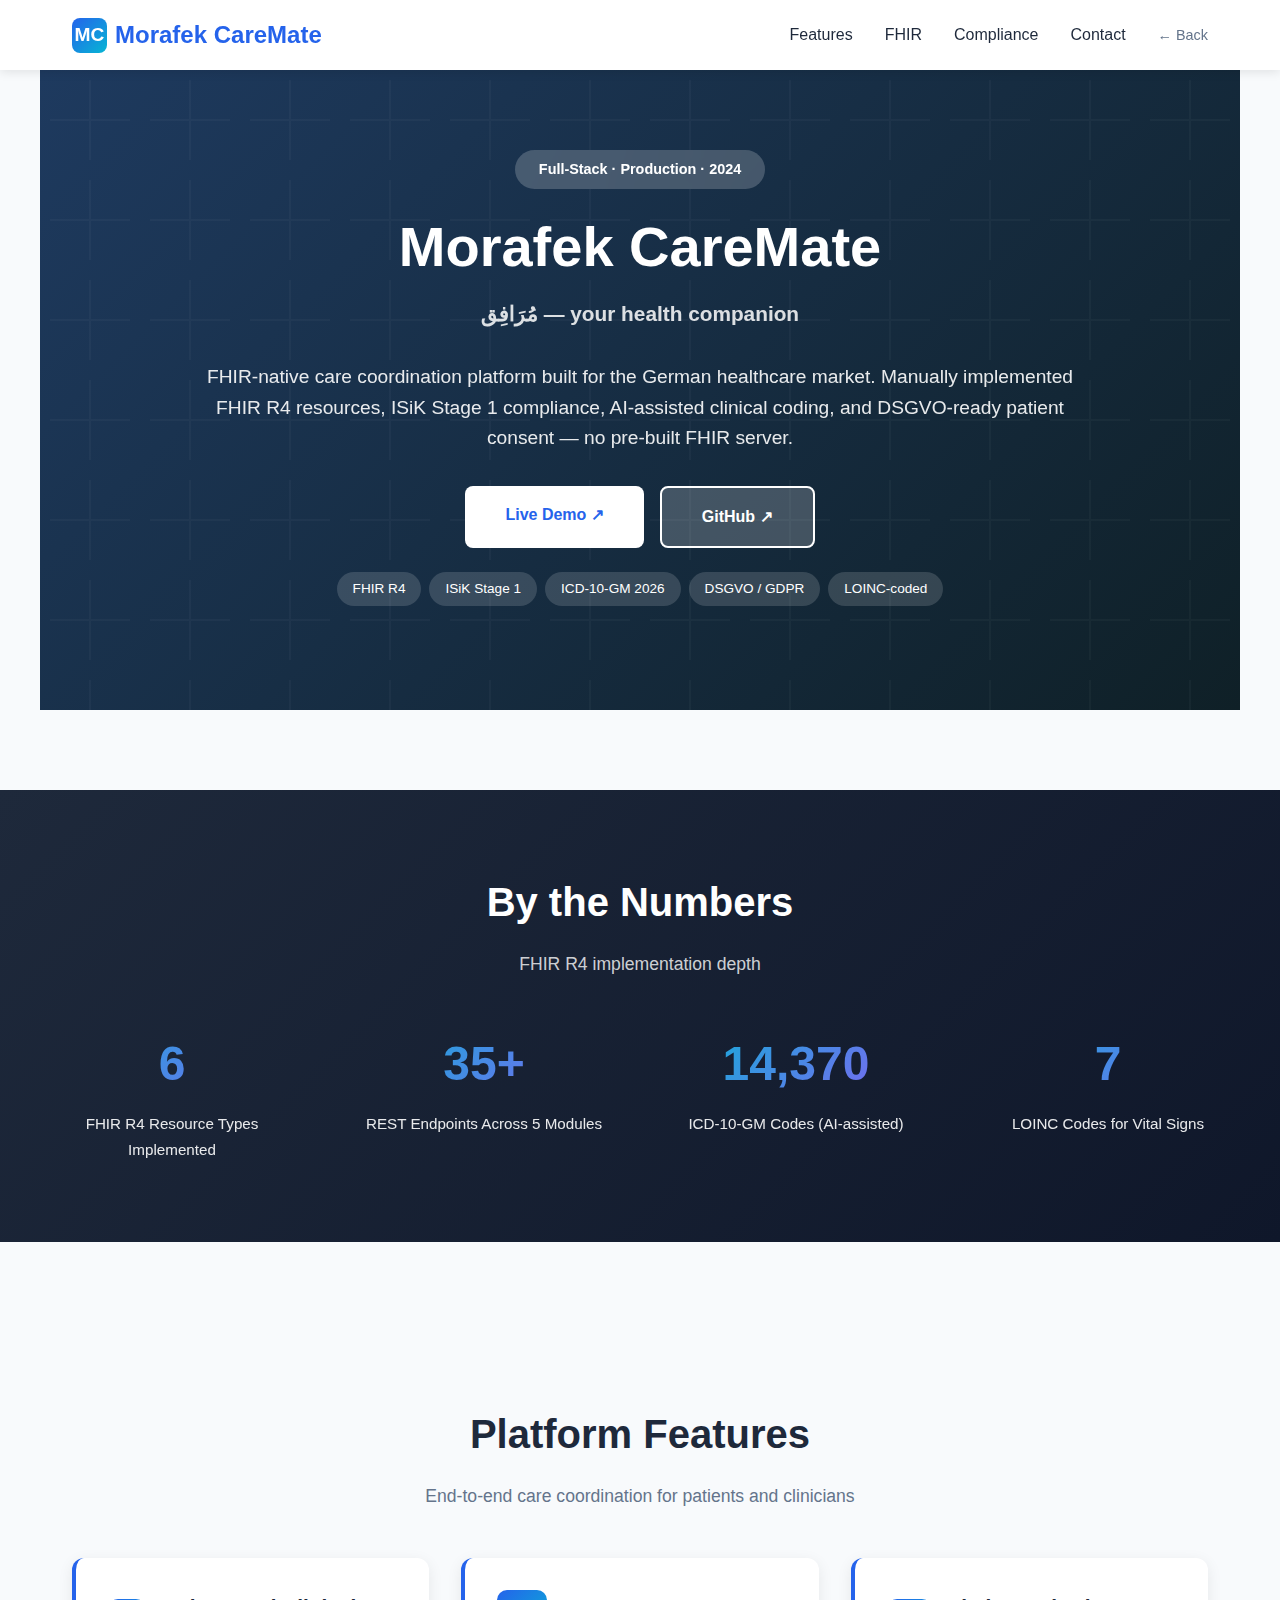
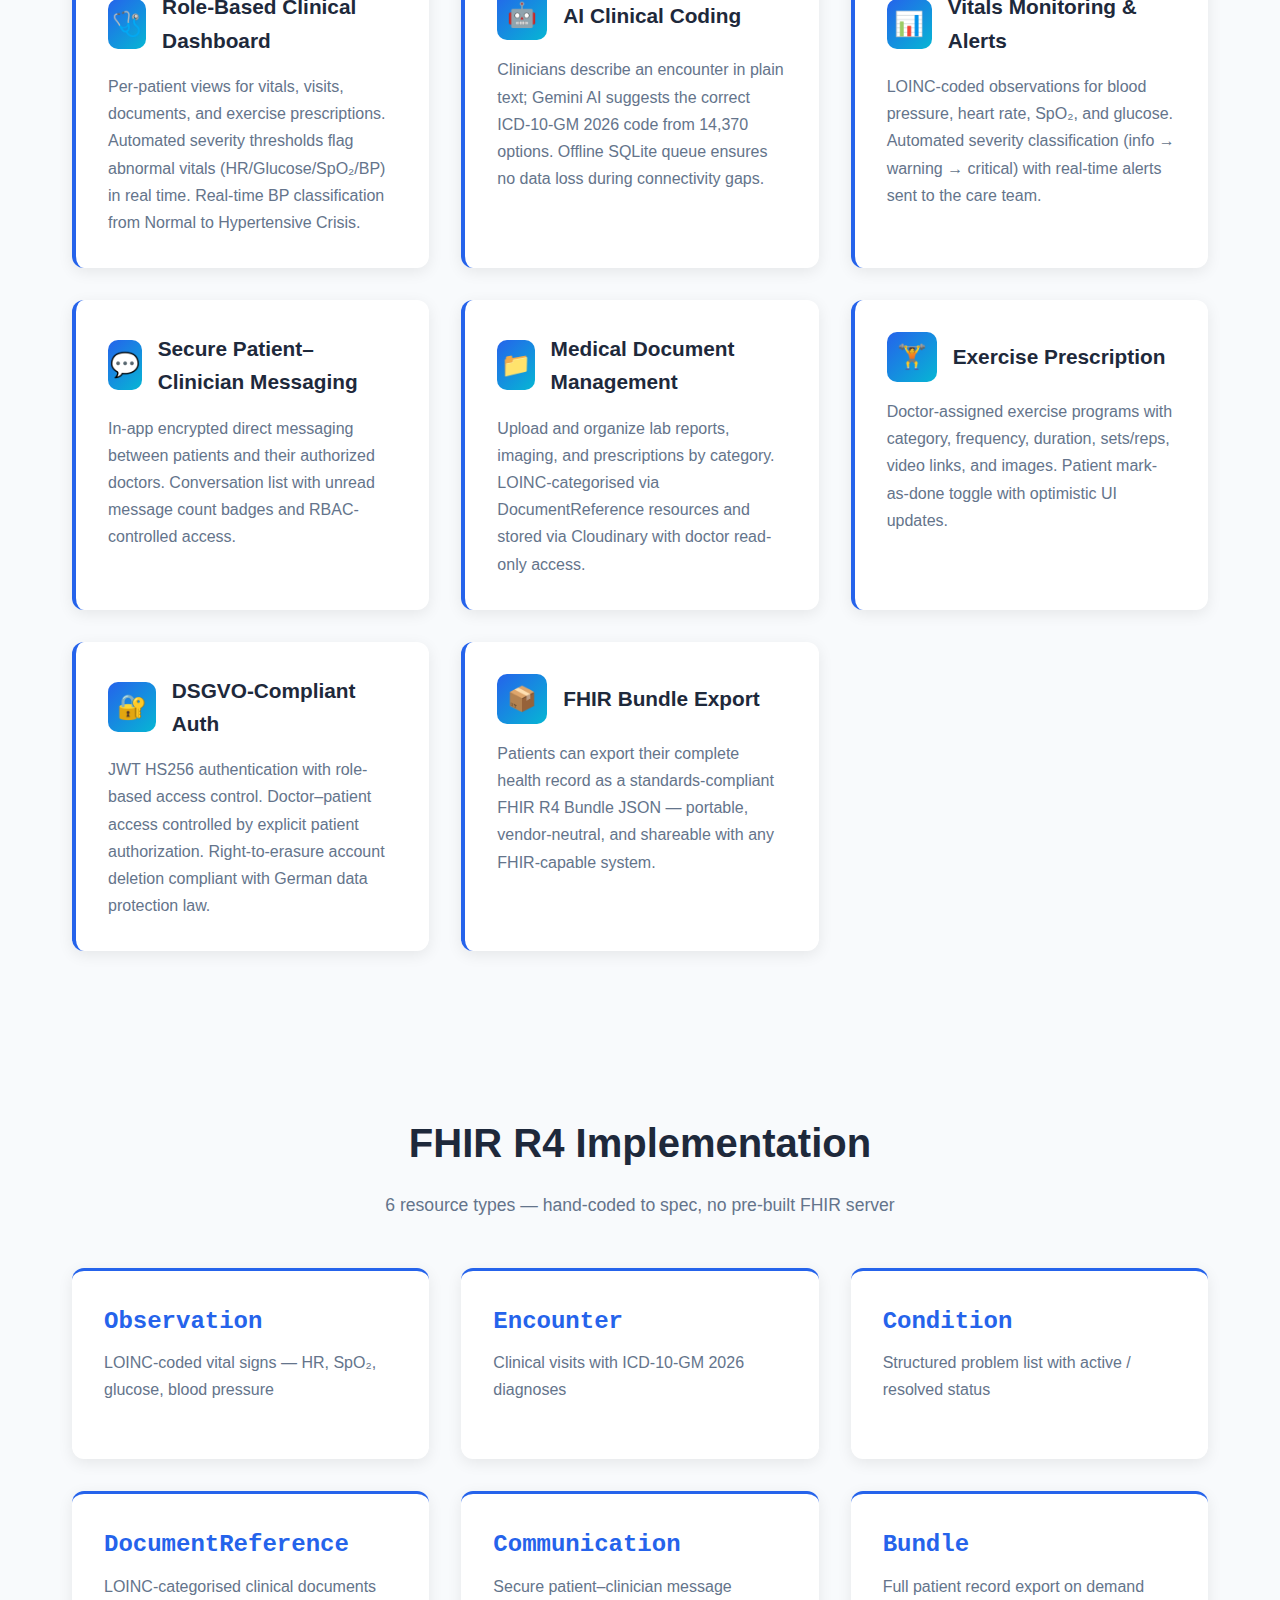
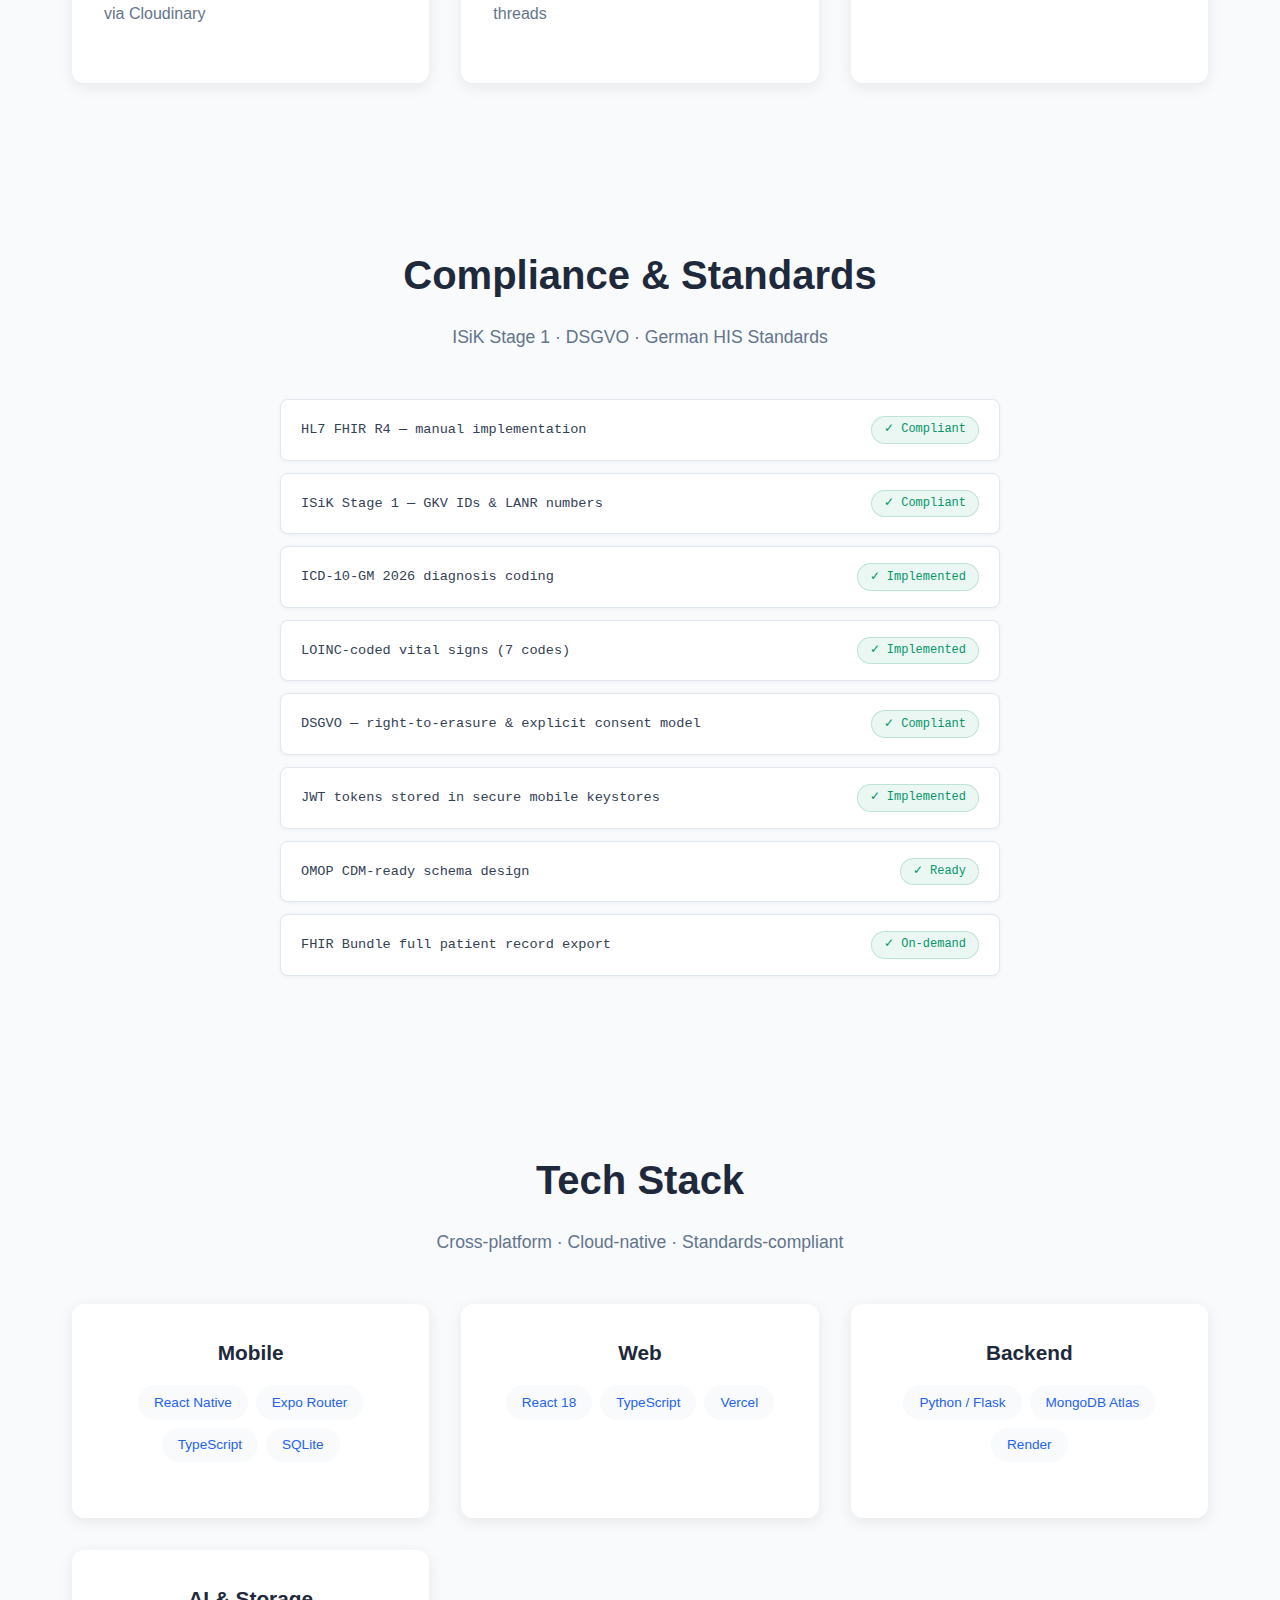
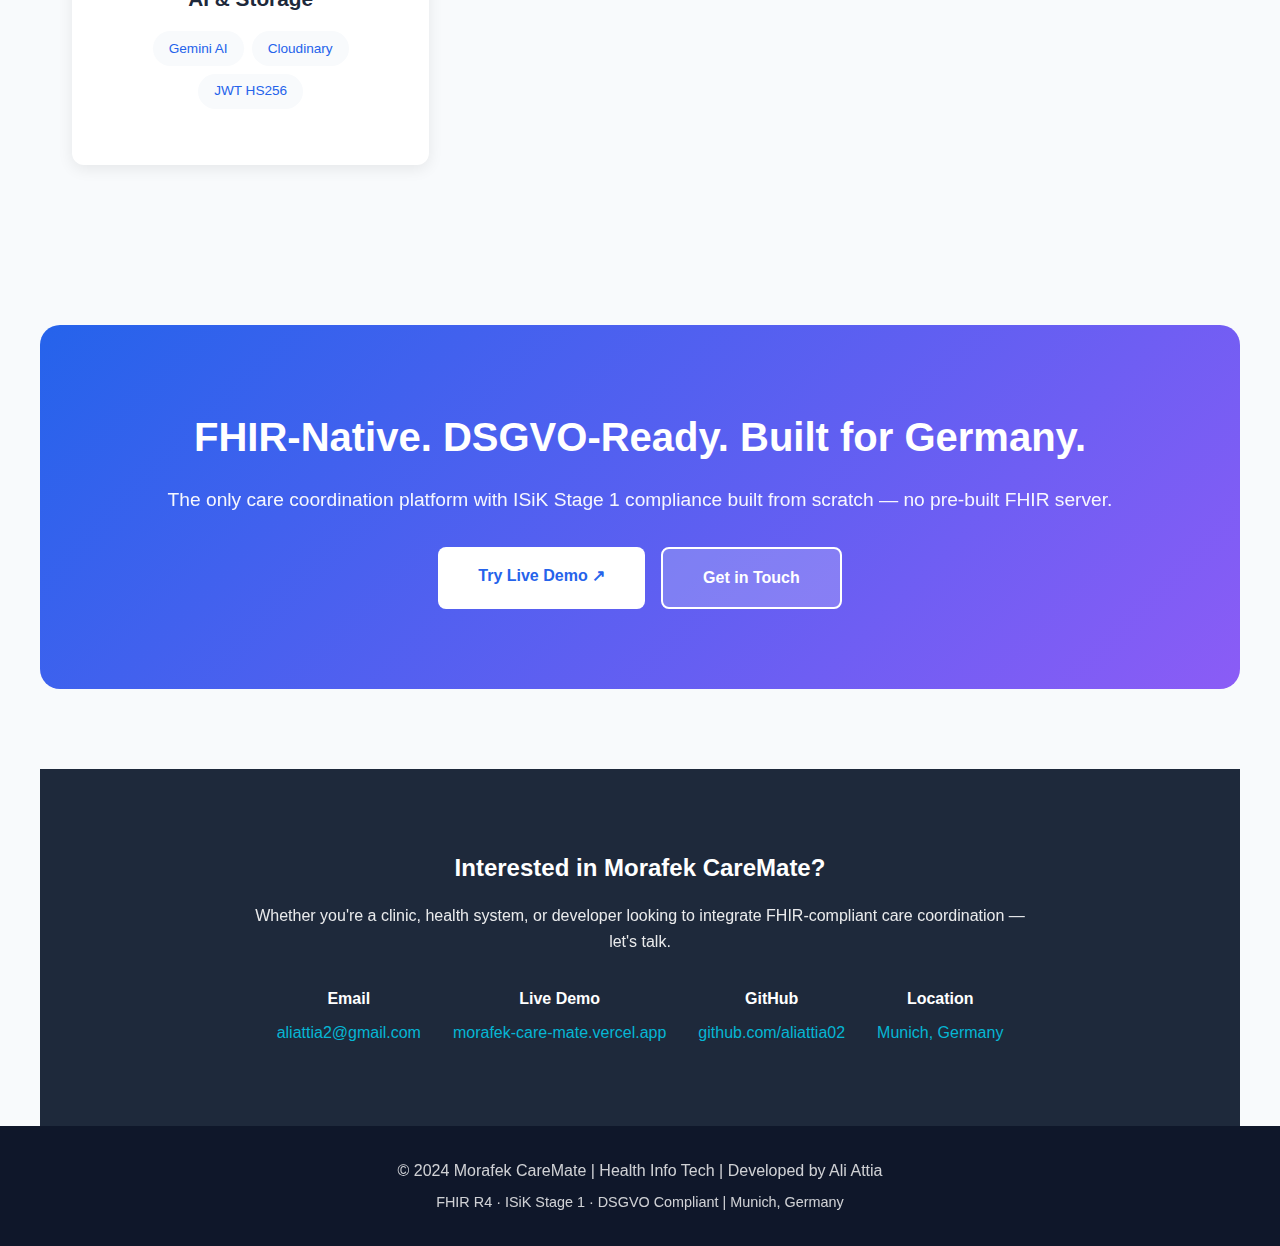
<file: morafek.html>
<!DOCTYPE html>
<html lang="en">
<head>
    <meta charset="UTF-8">
    <meta name="viewport" content="width=device-width, initial-scale=1.0">
    <title>Morafek CareMate — FHIR-Native Care Coordination · Health Info Tech</title>
    <meta name="description" content="FHIR R4 care coordination platform with ISiK Stage 1 compliance, DSGVO-ready patient consent, and AI-assisted ICD-10-GM clinical coding.">
    <link rel="stylesheet" href="general-style.css">
</head>
<body>
    <!-- Content is dynamically generated by main.js — renderMorafekPage() is triggered by the URL -->
    <script src="main.js"></script>
</body>
</html>
</file>
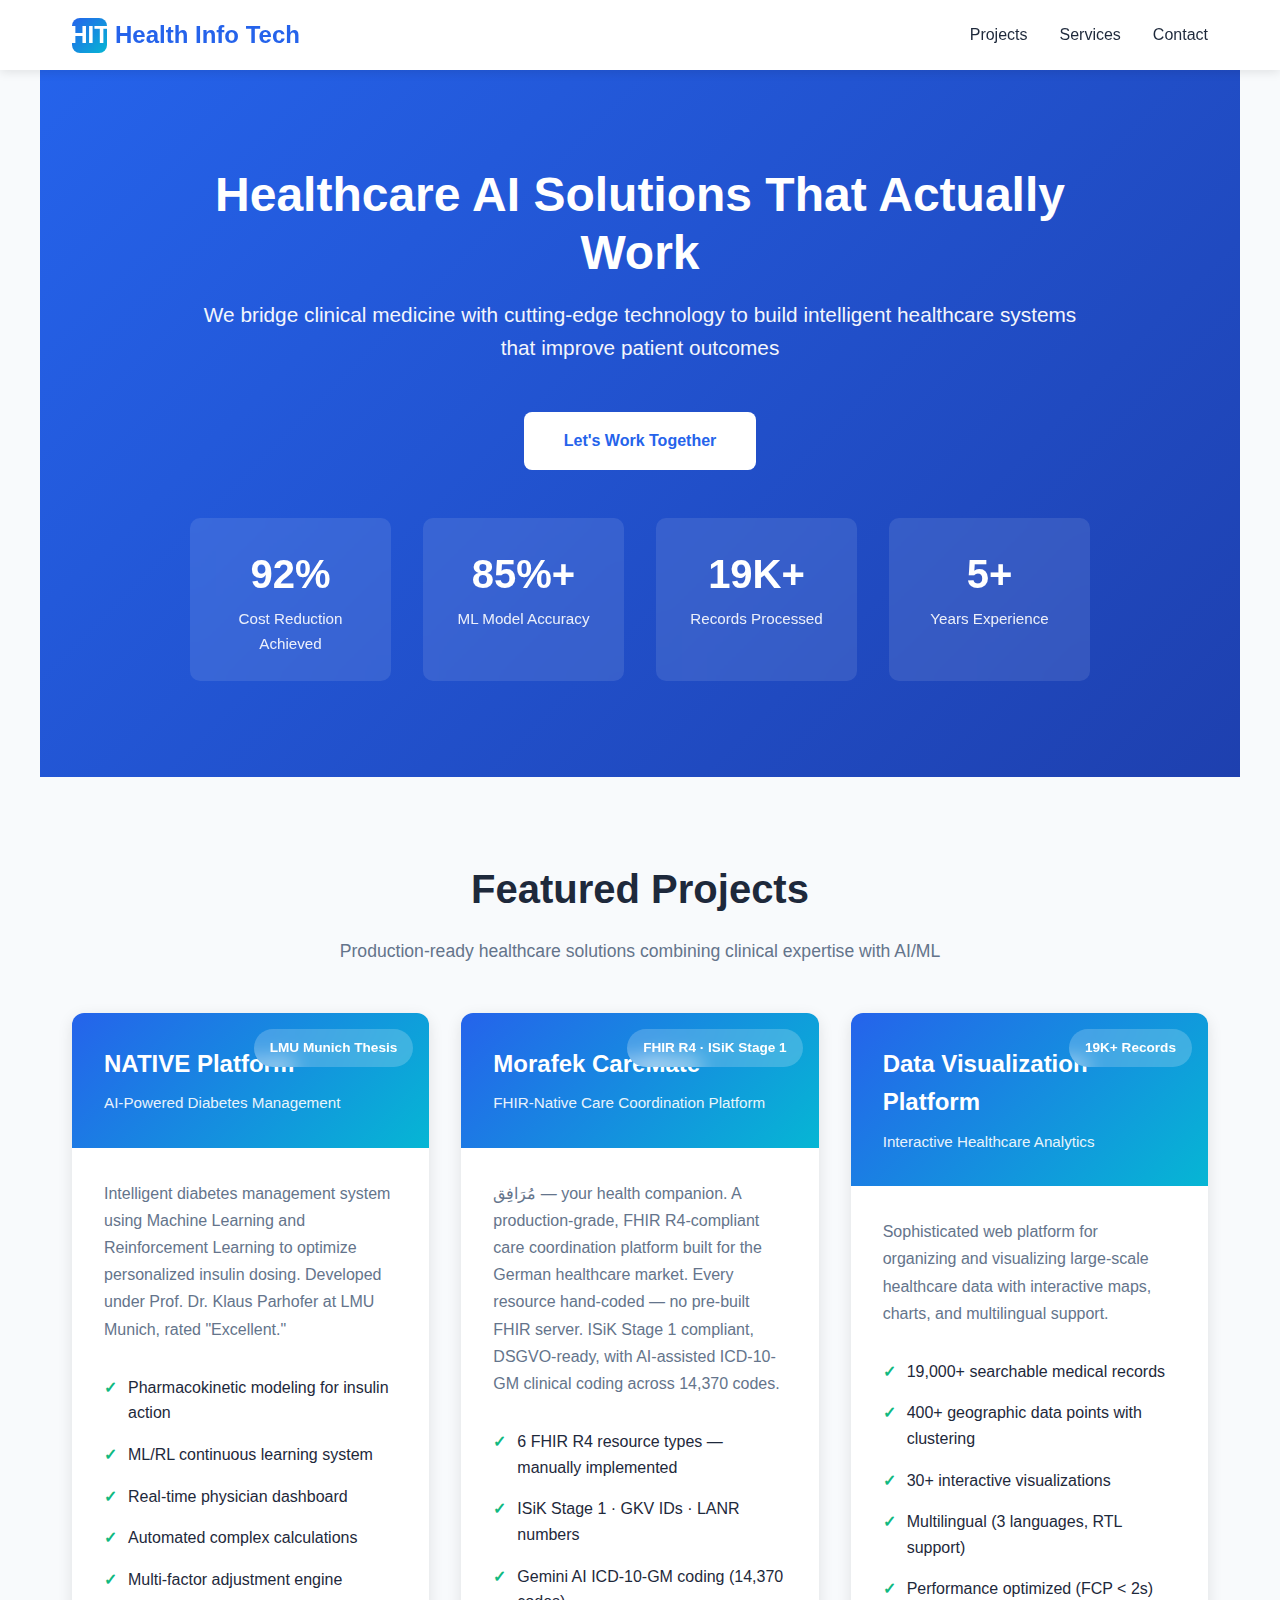
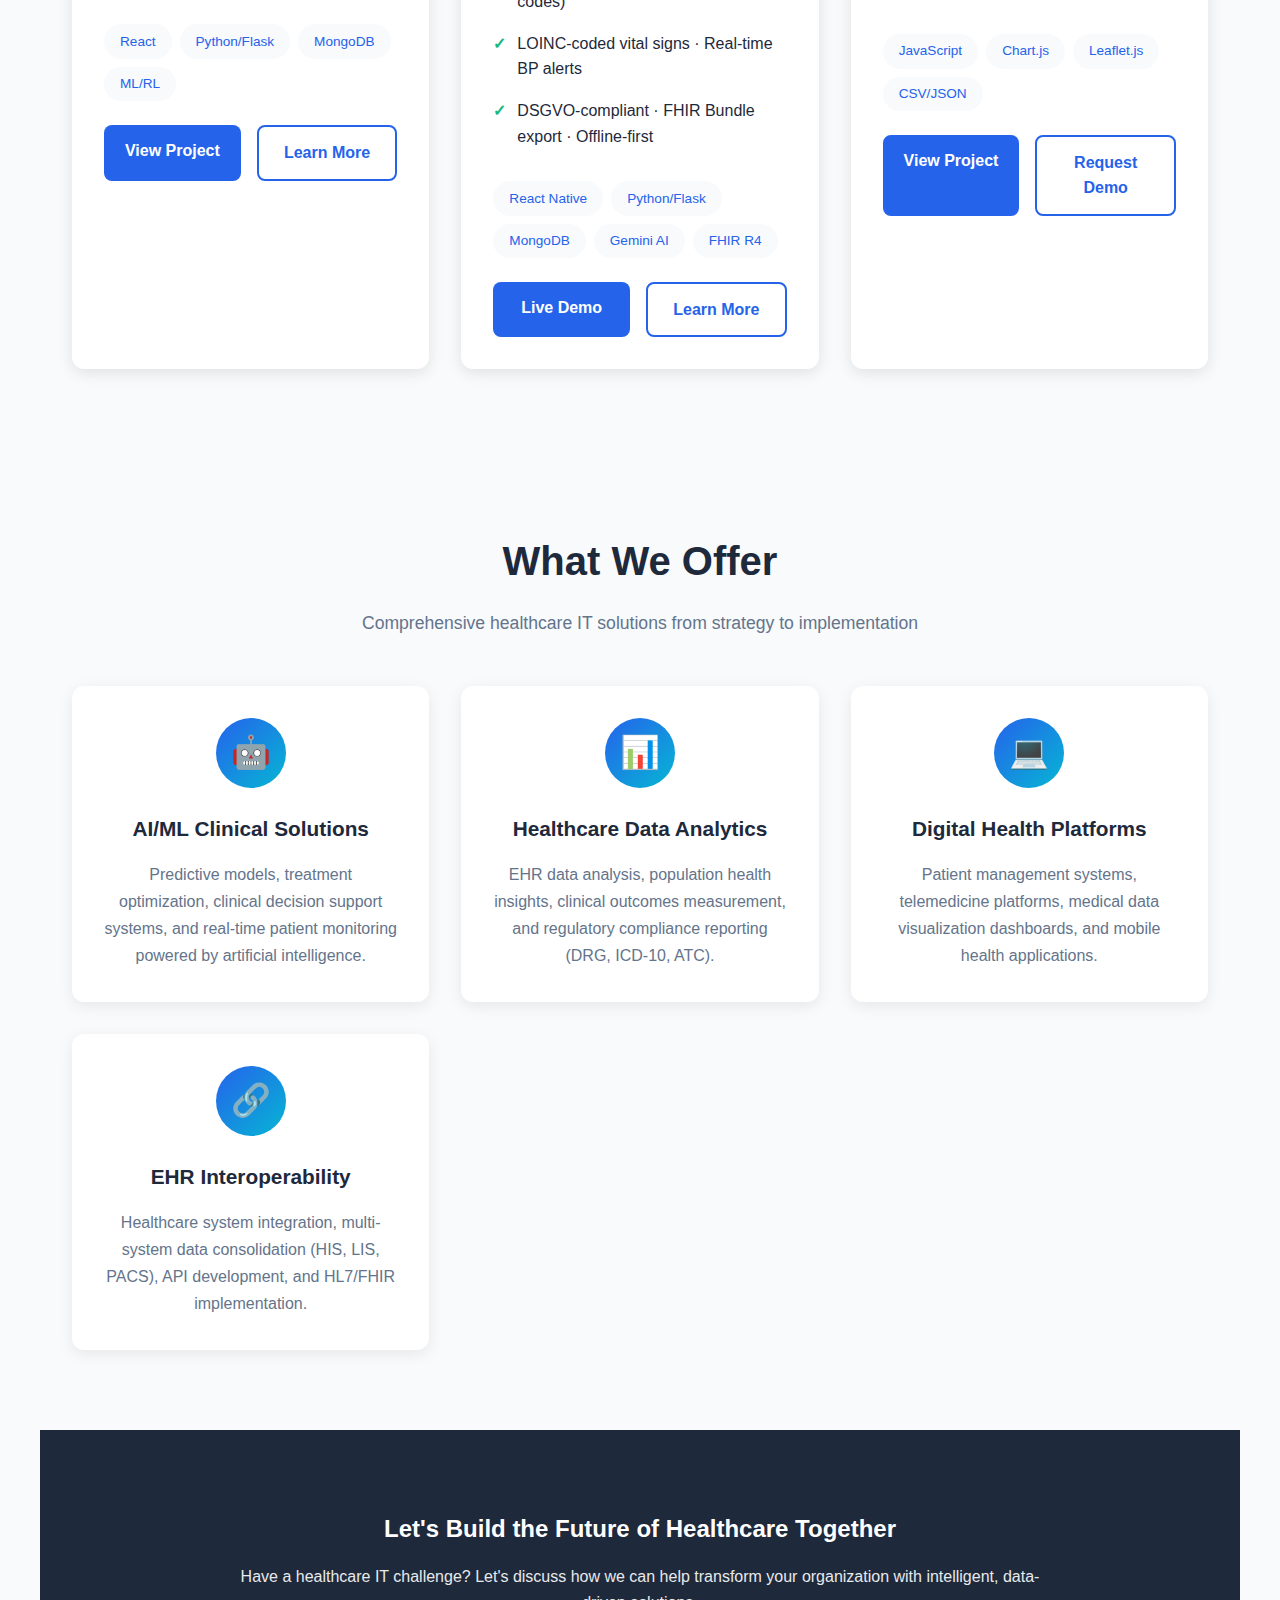
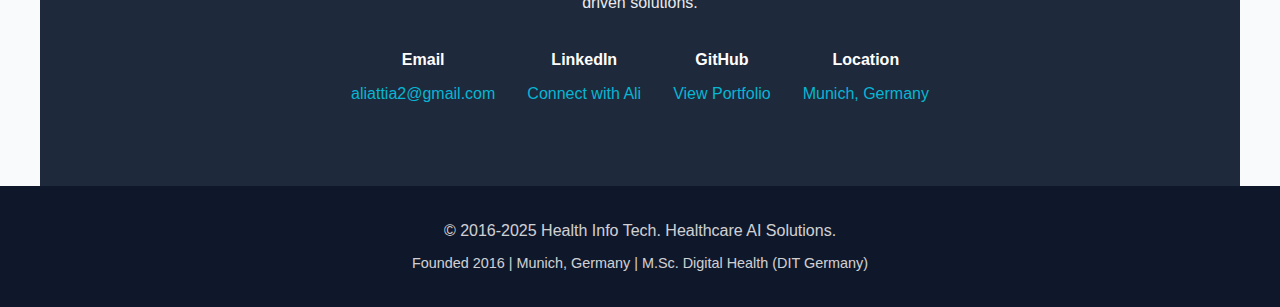
<file: Portfolio.html>
<!DOCTYPE html>
<html lang="en">
<head>
    <meta charset="UTF-8">
    <meta name="viewport" content="width=device-width, initial-scale=1.0">
    <title>Health Info Tech - Healthcare AI Solutions</title>
    <meta name="description" content="Healthcare AI/ML solutions, digital health platforms, and clinical decision support systems">
    <style>
        * {
            margin: 0;
            padding: 0;
            box-sizing: border-box;
        }

        :root {
            --primary: #2563eb;
            --primary-dark: #1e40af;
            --secondary: #06b6d4;
            --dark: #1e293b;
            --light: #f8fafc;
            --gray: #64748b;
            --success: #10b981;
        }

        body {
            font-family: -apple-system, BlinkMacSystemFont, 'Segoe UI', Roboto, Oxygen, Ubuntu, Cantarell, sans-serif;
            line-height: 1.6;
            color: var(--dark);
            background: var(--light);
        }

        /* Navigation */
        nav {
            background: white;
            box-shadow: 0 2px 10px rgba(0,0,0,0.1);
            position: sticky;
            top: 0;
            z-index: 100;
        }

        .nav-container {
            max-width: 1200px;
            margin: 0 auto;
            padding: 1rem 2rem;
            display: flex;
            justify-content: space-between;
            align-items: center;
        }

        .logo {
            font-size: 1.5rem;
            font-weight: 700;
            color: var(--primary);
            display: flex;
            align-items: center;
            gap: 0.5rem;
        }

        .logo-icon {
            width: 35px;
            height: 35px;
            background: linear-gradient(135deg, var(--primary), var(--secondary));
            border-radius: 8px;
            display: flex;
            align-items: center;
            justify-content: center;
            color: white;
            font-weight: 700;
        }

        .nav-links {
            display: flex;
            gap: 2rem;
            list-style: none;
        }

        .nav-links a {
            text-decoration: none;
            color: var(--dark);
            font-weight: 500;
            transition: color 0.3s;
        }

        .nav-links a:hover {
            color: var(--primary);
        }

        /* Hero Section */
        .hero {
            background: linear-gradient(135deg, var(--primary) 0%, var(--primary-dark) 100%);
            color: white;
            padding: 6rem 2rem;
            text-align: center;
        }

        .hero-content {
            max-width: 900px;
            margin: 0 auto;
        }

        .hero h1 {
            font-size: 3rem;
            margin-bottom: 1rem;
            line-height: 1.2;
        }

        .hero p {
            font-size: 1.3rem;
            margin-bottom: 2rem;
            opacity: 0.95;
        }

        .hero-stats {
            display: grid;
            grid-template-columns: repeat(auto-fit, minmax(200px, 1fr));
            gap: 2rem;
            margin-top: 3rem;
        }

        .stat {
            background: rgba(255,255,255,0.1);
            padding: 1.5rem;
            border-radius: 10px;
            backdrop-filter: blur(10px);
        }

        .stat-number {
            font-size: 2.5rem;
            font-weight: 700;
            display: block;
        }

        .stat-label {
            font-size: 0.95rem;
            opacity: 0.9;
        }

        .cta-button {
            display: inline-block;
            background: white;
            color: var(--primary);
            padding: 1rem 2.5rem;
            border-radius: 8px;
            text-decoration: none;
            font-weight: 600;
            transition: transform 0.3s, box-shadow 0.3s;
            margin-top: 1rem;
        }

        .cta-button:hover {
            transform: translateY(-2px);
            box-shadow: 0 10px 25px rgba(0,0,0,0.2);
        }

        /* Section Styles */
        section {
            max-width: 1200px;
            margin: 0 auto;
            padding: 5rem 2rem;
        }

        .section-title {
            font-size: 2.5rem;
            text-align: center;
            margin-bottom: 3rem;
            color: var(--dark);
        }

        .section-subtitle {
            text-align: center;
            color: var(--gray);
            font-size: 1.1rem;
            margin-top: -2rem;
            margin-bottom: 3rem;
        }

        /* Projects Grid */
        .projects-grid {
            display: grid;
            grid-template-columns: repeat(auto-fit, minmax(350px, 1fr));
            gap: 2rem;
        }

        .project-card {
            background: white;
            border-radius: 12px;
            overflow: hidden;
            box-shadow: 0 4px 15px rgba(0,0,0,0.1);
            transition: transform 0.3s, box-shadow 0.3s;
        }

        .project-card:hover {
            transform: translateY(-5px);
            box-shadow: 0 10px 30px rgba(0,0,0,0.15);
        }

        .project-header {
            background: linear-gradient(135deg, var(--primary), var(--secondary));
            color: white;
            padding: 2rem;
            position: relative;
        }

        .project-badge {
            position: absolute;
            top: 1rem;
            right: 1rem;
            background: rgba(255,255,255,0.2);
            backdrop-filter: blur(10px);
            padding: 0.5rem 1rem;
            border-radius: 20px;
            font-size: 0.85rem;
            font-weight: 600;
        }

        .project-title {
            font-size: 1.5rem;
            margin-bottom: 0.5rem;
        }

        .project-subtitle {
            opacity: 0.9;
            font-size: 0.95rem;
        }

        .project-body {
            padding: 2rem;
        }

        .project-description {
            color: var(--gray);
            margin-bottom: 1.5rem;
            line-height: 1.7;
        }

        .project-features {
            list-style: none;
            margin-bottom: 1.5rem;
        }

        .project-features li {
            padding: 0.5rem 0;
            padding-left: 1.5rem;
            position: relative;
            color: var(--dark);
        }

        .project-features li:before {
            content: "✓";
            position: absolute;
            left: 0;
            color: var(--success);
            font-weight: 700;
        }

        .tech-stack {
            display: flex;
            flex-wrap: wrap;
            gap: 0.5rem;
            margin-bottom: 1.5rem;
        }

        .tech-tag {
            background: var(--light);
            color: var(--primary);
            padding: 0.4rem 1rem;
            border-radius: 20px;
            font-size: 0.85rem;
            font-weight: 500;
        }

        .project-links {
            display: flex;
            gap: 1rem;
        }

        .project-link {
            flex: 1;
            text-align: center;
            padding: 0.8rem;
            border-radius: 8px;
            text-decoration: none;
            font-weight: 600;
            transition: all 0.3s;
        }

        .link-primary {
            background: var(--primary);
            color: white;
        }

        .link-primary:hover {
            background: var(--primary-dark);
        }

        .link-secondary {
            border: 2px solid var(--primary);
            color: var(--primary);
        }

        .link-secondary:hover {
            background: var(--primary);
            color: white;
        }

        /* Services Section */
        .services-grid {
            display: grid;
            grid-template-columns: repeat(auto-fit, minmax(280px, 1fr));
            gap: 2rem;
        }

        .service-card {
            background: white;
            padding: 2rem;
            border-radius: 12px;
            box-shadow: 0 4px 15px rgba(0,0,0,0.08);
            text-align: center;
            transition: transform 0.3s;
        }

        .service-card:hover {
            transform: translateY(-5px);
        }

        .service-icon {
            width: 70px;
            height: 70px;
            margin: 0 auto 1.5rem;
            background: linear-gradient(135deg, var(--primary), var(--secondary));
            border-radius: 50%;
            display: flex;
            align-items: center;
            justify-content: center;
            font-size: 2rem;
        }

        .service-title {
            font-size: 1.3rem;
            margin-bottom: 1rem;
            color: var(--dark);
        }

        .service-description {
            color: var(--gray);
            line-height: 1.7;
        }

        /* Contact Section */
        .contact {
            background: var(--dark);
            color: white;
            text-align: center;
            padding: 5rem 2rem;
        }

        .contact-content {
            max-width: 800px;
            margin: 0 auto;
        }

        .contact h2 {
            color: white;
            margin-bottom: 1rem;
        }

        .contact-methods {
            display: flex;
            flex-wrap: wrap;
            justify-content: center;
            gap: 2rem;
            margin-top: 2rem;
        }

        .contact-item {
            display: flex;
            flex-direction: column;
            align-items: center;
            gap: 0.5rem;
        }

        .contact-item a {
            color: var(--secondary);
            text-decoration: none;
            font-weight: 500;
        }

        .contact-item a:hover {
            text-decoration: underline;
        }

        /* Footer */
        footer {
            background: #0f172a;
            color: white;
            text-align: center;
            padding: 2rem;
        }

        footer p {
            opacity: 0.8;
        }

        /* Responsive */
        @media (max-width: 768px) {
            .hero h1 {
                font-size: 2rem;
            }

            .hero p {
                font-size: 1.1rem;
            }

            .nav-links {
                display: none;
            }

            .projects-grid {
                grid-template-columns: 1fr;
            }

            .section-title {
                font-size: 2rem;
            }
        }

        /* Animations */
        @keyframes fadeInUp {
            from {
                opacity: 0;
                transform: translateY(30px);
            }
            to {
                opacity: 1;
                transform: translateY(0);
            }
        }

        .project-card, .service-card {
            animation: fadeInUp 0.6s ease-out;
        }
    </style>
</head>
<body>
    <!-- Navigation -->
    <nav>
        <div class="nav-container">
            <div class="logo">
                <div class="logo-icon">HIT</div>
                <span>Health Info Tech</span>
            </div>
            <ul class="nav-links">
                <li><a href="#projects">Projects</a></li>
                <li><a href="#services">Services</a></li>
                <li><a href="#contact">Contact</a></li>
            </ul>
        </div>
    </nav>

    <!-- Hero Section -->
    <section class="hero">
        <div class="hero-content">
            <h1>Healthcare AI Solutions That Actually Work</h1>
            <p>We bridge clinical medicine with cutting-edge technology to build intelligent healthcare systems that improve patient outcomes</p>
            <a href="#contact" class="cta-button">Let's Work Together</a>
            
            <div class="hero-stats">
                <div class="stat">
                    <span class="stat-number">92%</span>
                    <span class="stat-label">Cost Reduction Achieved</span>
                </div>
                <div class="stat">
                    <span class="stat-number">85%+</span>
                    <span class="stat-label">ML Model Accuracy</span>
                </div>
                <div class="stat">
                    <span class="stat-number">19K+</span>
                    <span class="stat-label">Records Processed</span>
                </div>
                <div class="stat">
                    <span class="stat-number">5+</span>
                    <span class="stat-label">Years Experience</span>
                </div>
            </div>
        </div>
    </section>

    <!-- Projects Section -->
    <section id="projects">
        <h2 class="section-title">Featured Projects</h2>
        <p class="section-subtitle">Production-ready healthcare solutions combining clinical expertise with AI/ML</p>
        
        <div class="projects-grid">
            <!-- NATIVE Project -->
            <div class="project-card">
                <div class="project-header">
                    <div class="project-badge">LMU Munich Thesis</div>
                    <h3 class="project-title">NATIVE Platform</h3>
                    <p class="project-subtitle">AI-Powered Diabetes Management</p>
                </div>
                <div class="project-body">
                    <p class="project-description">
                        Intelligent diabetes management system using Machine Learning and Reinforcement Learning to optimize personalized insulin dosing. Developed under Prof. Dr. Klaus Parhofer at LMU Munich, rated "Excellent."
                    </p>
                    <ul class="project-features">
                        <li>Pharmacokinetic modeling for insulin action</li>
                        <li>ML/RL continuous learning system</li>
                        <li>Real-time physician dashboard</li>
                        <li>Automated complex calculations</li>
                        <li>Multi-factor adjustment engine</li>
                    </ul>
                    <div class="tech-stack">
                        <span class="tech-tag">React</span>
                        <span class="tech-tag">Python/Flask</span>
                        <span class="tech-tag">MongoDB</span>
                        <span class="tech-tag">ML/RL</span>
                    </div>
                    <div class="project-links">
                        <a href="https://github.com/aliattia2" class="project-link link-primary">View Project</a>
                        <a href="#contact" class="project-link link-secondary">Learn More</a>
                    </div>
                </div>
            </div>

            <!-- Morafek CareMate Project -->
            <div class="project-card">
                <div class="project-header">
                    <div class="project-badge">FHIR R4 · ISiK Stage 1</div>
                    <h3 class="project-title">Morafek CareMate</h3>
                    <p class="project-subtitle">FHIR-Native Care Coordination Platform</p>
                </div>
                <div class="project-body">
                    <p class="project-description">
                        مُرَافِق — your health companion. A production-grade, FHIR R4-compliant care coordination platform built for the German healthcare market. Every resource hand-coded — no pre-built FHIR server. ISiK Stage 1 compliant, DSGVO-ready, with AI-assisted ICD-10-GM clinical coding across 14,370 codes.
                    </p>
                    <ul class="project-features">
                        <li>6 FHIR R4 resource types — manually implemented</li>
                        <li>ISiK Stage 1 · GKV IDs · LANR numbers</li>
                        <li>Gemini AI ICD-10-GM coding (14,370 codes)</li>
                        <li>LOINC-coded vital signs · Real-time BP alerts</li>
                        <li>DSGVO-compliant · FHIR Bundle export · Offline-first</li>
                    </ul>
                    <div class="tech-stack">
                        <span class="tech-tag">React Native</span>
                        <span class="tech-tag">Python/Flask</span>
                        <span class="tech-tag">MongoDB</span>
                        <span class="tech-tag">Gemini AI</span>
                        <span class="tech-tag">FHIR R4</span>
                    </div>
                    <div class="project-links">
                        <a href="https://morafek-care-mate.vercel.app" class="project-link link-primary" target="_blank">Live Demo</a>
                        <a href="morafek.html" class="project-link link-secondary">Learn More</a>
                    </div>
                </div>
            </div>

            <!-- Healthcare Data Platform -->
            <div class="project-card">
                <div class="project-header">
                    <div class="project-badge">19K+ Records</div>
                    <h3 class="project-title">Data Visualization Platform</h3>
                    <p class="project-subtitle">Interactive Healthcare Analytics</p>
                </div>
                <div class="project-body">
                    <p class="project-description">
                        Sophisticated web platform for organizing and visualizing large-scale healthcare data with interactive maps, charts, and multilingual support.
                    </p>
                    <ul class="project-features">
                        <li>19,000+ searchable medical records</li>
                        <li>400+ geographic data points with clustering</li>
                        <li>30+ interactive visualizations</li>
                        <li>Multilingual (3 languages, RTL support)</li>
                        <li>Performance optimized (FCP < 2s)</li>
                    </ul>
                    <div class="tech-stack">
                        <span class="tech-tag">JavaScript</span>
                        <span class="tech-tag">Chart.js</span>
                        <span class="tech-tag">Leaflet.js</span>
                        <span class="tech-tag">CSV/JSON</span>
                    </div>
                    <div class="project-links">
                        <a href="https://github.com/aliattia2" class="project-link link-primary">View Project</a>
                        <a href="#contact" class="project-link link-secondary">Request Demo</a>
                    </div>
                </div>
            </div>
        </div>
    </section>

    <!-- Services Section -->
    <section id="services">
        <h2 class="section-title">What We Offer</h2>
        <p class="section-subtitle">Comprehensive healthcare IT solutions from strategy to implementation</p>
        
        <div class="services-grid">
            <div class="service-card">
                <div class="service-icon">🤖</div>
                <h3 class="service-title">AI/ML Clinical Solutions</h3>
                <p class="service-description">
                    Predictive models, treatment optimization, clinical decision support systems, and real-time patient monitoring powered by artificial intelligence.
                </p>
            </div>

            <div class="service-card">
                <div class="service-icon">📊</div>
                <h3 class="service-title">Healthcare Data Analytics</h3>
                <p class="service-description">
                    EHR data analysis, population health insights, clinical outcomes measurement, and regulatory compliance reporting (DRG, ICD-10, ATC).
                </p>
            </div>

            <div class="service-card">
                <div class="service-icon">💻</div>
                <h3 class="service-title">Digital Health Platforms</h3>
                <p class="service-description">
                    Patient management systems, telemedicine platforms, medical data visualization dashboards, and mobile health applications.
                </p>
            </div>

            <div class="service-card">
                <div class="service-icon">🔗</div>
                <h3 class="service-title">EHR Interoperability</h3>
                <p class="service-description">
                    Healthcare system integration, multi-system data consolidation (HIS, LIS, PACS), API development, and HL7/FHIR implementation.
                </p>
            </div>
        </div>
    </section>

    <!-- Contact Section -->
    <section class="contact">
        <div class="contact-content">
            <h2>Let's Build the Future of Healthcare Together</h2>
            <p style="margin-bottom: 2rem; opacity: 0.9;">
                Have a healthcare IT challenge? Let's discuss how we can help transform your organization with intelligent, data-driven solutions.
            </p>
            <div class="contact-methods">
                <div class="contact-item">
                    <strong>Email</strong>
                    <a href="mailto:aliattia2@gmail.com">aliattia2@gmail.com</a>
                </div>
                <div class="contact-item">
                    <strong>LinkedIn</strong>
                    <a href="https://linkedin.com/in/ali-attia" target="_blank">Connect with Ali</a>
                </div>
                <div class="contact-item">
                    <strong>GitHub</strong>
                    <a href="https://github.com/aliattia2" target="_blank">View Portfolio</a>
                </div>
                <div class="contact-item">
                    <strong>Location</strong>
                    <span style="color: var(--secondary);">Munich, Germany</span>
                </div>
            </div>
        </div>
    </section>

    <!-- Footer -->
    <footer>
        <p>&copy; 2016-2025 Health Info Tech. Healthcare AI Solutions.</p>
        <p style="margin-top: 0.5rem; font-size: 0.9rem;">
            Founded 2016 | Munich, Germany | M.Sc. Digital Health (DIT Germany)
        </p>
    </footer>
</body>
</html>
</file>
<file: general-style.css>
/* ==================== RESET & ROOT ==================== */
* {
    margin: 0;
    padding: 0;
    box-sizing: border-box;
}

:root {
    --primary: #2563eb;
    --primary-dark: #1e40af;
    --secondary: #06b6d4;
    --accent: #8b5cf6;
    --dark: #1e293b;
    --light: #f8fafc;
    --gray: #64748b;
    --success: #10b981;
    --warning: #f59e0b;
}

body {
    font-family: -apple-system, BlinkMacSystemFont, 'Segoe UI', Roboto, Oxygen, Ubuntu, Cantarell, sans-serif;
    line-height: 1.6;
    color: var(--dark);
    background: var(--light);
}

/* ==================== NAVIGATION ==================== */
nav {
    background: white;
    box-shadow: 0 2px 10px rgba(0,0,0,0.1);
    position: sticky;
    top: 0;
    z-index: 100;
}

.nav-container {
    max-width: 1200px;
    margin: 0 auto;
    padding: 1rem 2rem;
    display: flex;
    justify-content: space-between;
    align-items: center;
}

.logo {
    font-size: 1.5rem;
    font-weight: 700;
    color: var(--primary);
    text-decoration: none;
    display: flex;
    align-items: center;
    gap: 0.5rem;
}

.logo-icon {
    width: 35px;
    height: 35px;
    background: linear-gradient(135deg, var(--primary), var(--secondary));
    border-radius: 8px;
    display: flex;
    align-items: center;
    justify-content: center;
    color: white;
    font-weight: 700;
    font-size: 1.2rem;
}

.nav-links {
    display: flex;
    gap: 2rem;
    list-style: none;
    align-items: center;
}

.nav-links a {
    text-decoration: none;
    color: var(--dark);
    font-weight: 500;
    transition: color 0.3s;
}

.nav-links a:hover {
    color: var(--primary);
}

.back-link {
    color: var(--gray) !important;
    font-size: 0.9rem;
}

/* ==================== HERO SECTION ==================== */
.hero {
    background: linear-gradient(135deg, var(--primary) 0%, var(--accent) 100%);
    color: white;
    padding: 5rem 2rem;
    text-align: center;
    position: relative;
    overflow: hidden;
}

.hero::before {
    content: '';
    position: absolute;
    top: 0;
    left: 0;
    right: 0;
    bottom: 0;
    background: url('data:image/svg+xml,<svg width="100" height="100" xmlns="http://www.w3.org/2000/svg"><path d="M0 0h100v100H0z" fill="none"/><path d="M50 10v80M10 50h80" stroke="rgba(255,255,255,0.1)" stroke-width="2"/></svg>');
    opacity: 0.3;
}

.hero-content {
    max-width: 900px;
    margin: 0 auto;
    position: relative;
    z-index: 1;
}

.hero-badge {
    display: inline-block;
    background: rgba(255,255,255,0.2);
    backdrop-filter: blur(10px);
    padding: 0.5rem 1.5rem;
    border-radius: 30px;
    font-size: 0.9rem;
    font-weight: 600;
    margin-bottom: 1.5rem;
}

.hero h1 {
    font-size: 3.5rem;
    margin-bottom: 1rem;
    line-height: 1.2;
}

.hero-subtitle {
    font-size: 1.5rem;
    margin-bottom: 1rem;
    opacity: 0.95;
    font-weight: 600;
}

.hero p {
    font-size: 1.2rem;
    margin-bottom: 2rem;
    opacity: 0.9;
}

.hero-stats {
    display: grid;
    grid-template-columns: repeat(auto-fit, minmax(200px, 1fr));
    gap: 2rem;
    margin-top: 3rem;
}

.stat {
    background: rgba(255,255,255,0.1);
    padding: 1.5rem;
    border-radius: 10px;
    backdrop-filter: blur(10px);
}

.stat-number {
    font-size: 2.5rem;
    font-weight: 700;
    display: block;
}

.stat-label {
    font-size: 0.95rem;
    opacity: 0.9;
}

/* ==================== CTA BUTTONS ==================== */
.cta-buttons {
    display: flex;
    gap: 1rem;
    justify-content: center;
    flex-wrap: wrap;
}

.cta-button {
    display: inline-block;
    padding: 1rem 2.5rem;
    border-radius: 8px;
    text-decoration: none;
    font-weight: 600;
    transition: all 0.3s;
}

.cta-primary {
    background: white;
    color: var(--primary);
}

.cta-primary:hover {
    transform: translateY(-2px);
    box-shadow: 0 10px 25px rgba(0,0,0,0.2);
}

.cta-secondary {
    background: rgba(255,255,255,0.2);
    color: white;
    border: 2px solid white;
}

.cta-secondary:hover {
    background: white;
    color: var(--primary);
}

/* ==================== VALUE PROP SECTION ==================== */
.value-prop {
    max-width: 1200px;
    margin: -3rem auto 0;
    padding: 0 2rem 3rem;
    position: relative;
    z-index: 10;
}

.value-cards {
    display: grid;
    grid-template-columns: repeat(auto-fit, minmax(280px, 1fr));
    gap: 2rem;
}

.value-card {
    background: white;
    padding: 2rem;
    border-radius: 12px;
    box-shadow: 0 10px 30px rgba(0,0,0,0.15);
    text-align: center;
    transition: transform 0.3s;
}

.value-card:hover {
    transform: translateY(-5px);
}

.value-icon {
    width: 60px;
    height: 60px;
    margin: 0 auto 1rem;
    background: linear-gradient(135deg, var(--primary), var(--secondary));
    border-radius: 50%;
    display: flex;
    align-items: center;
    justify-content: center;
    font-size: 2rem;
}

.value-title {
    font-size: 1.2rem;
    font-weight: 700;
    margin-bottom: 0.5rem;
    color: var(--dark);
}

.value-desc {
    color: var(--gray);
    font-size: 0.95rem;
}

/* ==================== SECTIONS ==================== */
section {
    max-width: 1200px;
    margin: 0 auto;
    padding: 5rem 2rem;
}

.section-title {
    font-size: 2.5rem;
    text-align: center;
    margin-bottom: 1rem;
    color: var(--dark);
}

.section-subtitle {
    text-align: center;
    color: var(--gray);
    font-size: 1.1rem;
    margin-bottom: 3rem;
}

/* ==================== FEATURES/PROJECTS GRID ==================== */
.features-grid,
.projects-grid {
    display: grid;
    grid-template-columns: repeat(auto-fit, minmax(300px, 1fr));
    gap: 2rem;
    margin-top: 3rem;
}

.feature-card,
.project-card {
    background: white;
    border-radius: 12px;
    box-shadow: 0 4px 15px rgba(0,0,0,0.08);
    transition: transform 0.3s;
}

.feature-card {
    padding: 2rem;
    border-left: 4px solid var(--primary);
}

.feature-card:hover,
.project-card:hover {
    transform: translateY(-5px);
    box-shadow: 0 10px 30px rgba(0,0,0,0.15);
}

.feature-header {
    display: flex;
    align-items: center;
    gap: 1rem;
    margin-bottom: 1rem;
}

.feature-icon {
    width: 50px;
    height: 50px;
    background: linear-gradient(135deg, var(--primary), var(--secondary));
    border-radius: 10px;
    display: flex;
    align-items: center;
    justify-content: center;
    font-size: 1.5rem;
    color: white;
}

.feature-title {
    font-size: 1.3rem;
    font-weight: 700;
    color: var(--dark);
}

.feature-desc {
    color: var(--gray);
    line-height: 1.7;
}

/* ==================== PROJECT CARDS ==================== */
.project-card {
    overflow: hidden;
}

.project-header {
    background: linear-gradient(135deg, var(--primary), var(--secondary));
    color: white;
    padding: 2rem;
    position: relative;
}

.project-badge {
    position: absolute;
    top: 1rem;
    right: 1rem;
    background: rgba(255,255,255,0.2);
    backdrop-filter: blur(10px);
    padding: 0.5rem 1rem;
    border-radius: 20px;
    font-size: 0.85rem;
    font-weight: 600;
}

.project-title {
    font-size: 1.5rem;
    margin-bottom: 0.5rem;
}

.project-subtitle {
    opacity: 0.9;
    font-size: 0.95rem;
}

.project-body {
    padding: 2rem;
}

.project-description {
    color: var(--gray);
    margin-bottom: 1.5rem;
    line-height: 1.7;
}

.project-features {
    list-style: none;
    margin-bottom: 1.5rem;
}

.project-features li {
    padding: 0.5rem 0;
    padding-left: 1.5rem;
    position: relative;
    color: var(--dark);
}

.project-features li:before {
    content: "✓";
    position: absolute;
    left: 0;
    color: var(--success);
    font-weight: 700;
}

.tech-stack {
    display: flex;
    flex-wrap: wrap;
    gap: 0.5rem;
    margin-bottom: 1.5rem;
}

.tech-tag {
    background: var(--light);
    color: var(--primary);
    padding: 0.4rem 1rem;
    border-radius: 20px;
    font-size: 0.85rem;
    font-weight: 500;
}

.project-links {
    display: flex;
    gap: 1rem;
}

.project-link {
    flex: 1;
    text-align: center;
    padding: 0.8rem;
    border-radius: 8px;
    text-decoration: none;
    font-weight: 600;
    transition: all 0.3s;
}

.link-primary {
    background: var(--primary);
    color: white;
}

.link-primary:hover {
    background: var(--primary-dark);
}

.link-secondary {
    border: 2px solid var(--primary);
    color: var(--primary);
}

.link-secondary:hover {
    background: var(--primary);
    color: white;
}

/* ==================== SERVICES GRID ==================== */
.services-grid {
    display: grid;
    grid-template-columns: repeat(auto-fit, minmax(280px, 1fr));
    gap: 2rem;
}

.service-card {
    background: white;
    padding: 2rem;
    border-radius: 12px;
    box-shadow: 0 4px 15px rgba(0,0,0,0.08);
    text-align: center;
    transition: transform 0.3s;
}

.service-card:hover {
    transform: translateY(-5px);
}

.service-icon {
    width: 70px;
    height: 70px;
    margin: 0 auto 1.5rem;
    background: linear-gradient(135deg, var(--primary), var(--secondary));
    border-radius: 50%;
    display: flex;
    align-items: center;
    justify-content: center;
    font-size: 2rem;
}

.service-title {
    font-size: 1.3rem;
    margin-bottom: 1rem;
    color: var(--dark);
}

.service-description {
    color: var(--gray);
    line-height: 1.7;
}

/* ==================== COMPARISON TABLE ==================== */
.comparison {
    background: white;
    border-radius: 12px;
    padding: 3rem;
    box-shadow: 0 4px 15px rgba(0,0,0,0.08);
    overflow-x: auto;
}

.comparison-table {
    width: 100%;
    border-collapse: collapse;
    margin-top: 2rem;
}

.comparison-table th {
    padding: 1rem;
    text-align: left;
    border-bottom: 2px solid var(--light);
    font-weight: 700;
    color: var(--dark);
}

.comparison-table td {
    padding: 1rem;
    border-bottom: 1px solid var(--light);
}

.comparison-table tr:hover {
    background: var(--light);
}

.check-icon {
    color: var(--success);
    font-weight: 700;
    font-size: 1.2rem;
}

.x-icon {
    color: var(--gray);
    font-weight: 700;
    font-size: 1.2rem;
}

.highlight-col {
    background: linear-gradient(135deg, rgba(37, 99, 235, 0.05), rgba(139, 92, 246, 0.05));
    font-weight: 600;
}

/* ==================== STATS SECTION ==================== */
.stats-section {
    background: linear-gradient(135deg, var(--dark), #0f172a);
    color: white;
    padding: 5rem 2rem;
    margin: 5rem 0;
}

.stats-content {
    max-width: 1200px;
    margin: 0 auto;
}

.stats-grid {
    display: grid;
    grid-template-columns: repeat(auto-fit, minmax(200px, 1fr));
    gap: 3rem;
    margin-top: 3rem;
}

.stat-box {
    text-align: center;
}

.stat-box .stat-number {
    font-size: 3rem;
    font-weight: 700;
    background: linear-gradient(135deg, var(--secondary), var(--accent));
    -webkit-background-clip: text;
    -webkit-text-fill-color: transparent;
    background-clip: text;
    display: block;
    margin-bottom: 0.5rem;
}

/* ==================== TIMELINE ==================== */
.timeline {
    position: relative;
    padding: 2rem 0;
}

.timeline::before {
    content: '';
    position: absolute;
    left: 50%;
    top: 0;
    bottom: 0;
    width: 2px;
    background: linear-gradient(180deg, var(--primary), var(--secondary));
    transform: translateX(-50%);
}

.timeline-item {
    display: flex;
    margin-bottom: 3rem;
    position: relative;
}

.timeline-item:nth-child(odd) {
    flex-direction: row-reverse;
}

.timeline-content {
    flex: 1;
    background: white;
    padding: 2rem;
    border-radius: 12px;
    box-shadow: 0 4px 15px rgba(0,0,0,0.08);
    margin: 0 2rem;
}

.timeline-badge {
    position: absolute;
    left: 50%;
    transform: translateX(-50%);
    width: 50px;
    height: 50px;
    background: linear-gradient(135deg, var(--primary), var(--secondary));
    border-radius: 50%;
    display: flex;
    align-items: center;
    justify-content: center;
    color: white;
    font-weight: 700;
    box-shadow: 0 0 0 4px white;
}

.timeline-title {
    font-size: 1.3rem;
    font-weight: 700;
    margin-bottom: 0.5rem;
    color: var(--primary);
}

.timeline-desc {
    color: var(--gray);
}

/* ==================== CTA SECTION ==================== */
.cta-section {
    background: linear-gradient(135deg, var(--primary), var(--accent));
    color: white;
    text-align: center;
    padding: 5rem 2rem;
    border-radius: 20px;
    margin: 5rem auto;
    max-width: 1200px;
}

.cta-section h2 {
    font-size: 2.5rem;
    margin-bottom: 1rem;
}

.cta-section p {
    font-size: 1.2rem;
    margin-bottom: 2rem;
    opacity: 0.95;
}

/* ==================== CONTACT SECTION ==================== */
.contact {
    background: var(--dark);
    color: white;
    text-align: center;
    padding: 5rem 2rem;
}

.contact-content {
    max-width: 800px;
    margin: 0 auto;
}

.contact h2 {
    color: white;
    margin-bottom: 1rem;
}

.contact-container {
    display: grid;
    grid-template-columns: 1fr 1.5fr;
    gap: 3rem;
    margin-top: 3rem;
}

.contact-info {
    display: flex;
    flex-direction: column;
    gap: 1.5rem;
}

.contact-card {
    background: white;
    padding: 2rem;
    border-radius: 12px;
    box-shadow: 0 4px 15px rgba(0,0,0,0.08);
    text-align: center;
}

.contact-icon {
    font-size: 2.5rem;
    margin-bottom: 1rem;
}

.contact-card h3 {
    color: var(--dark);
    font-size: 1.2rem;
    margin-bottom: 0.5rem;
}

.contact-link {
    color: var(--primary);
    text-decoration: none;
    font-weight: 600;
    font-size: 1.1rem;
    display: inline-block;
    padding: 0.5rem 1rem;
    border-radius: 6px;
    transition: all 0.3s;
}

.contact-link:hover {
    background: var(--primary);
    color: white;
}

.contact-detail {
    color: var(--dark);
    font-weight: 600;
    font-size: 1.1rem;
    margin-bottom: 0.25rem;
}

.contact-subtitle {
    color: var(--gray);
    font-size: 0.9rem;
}

.contact-methods {
    display: flex;
    flex-wrap: wrap;
    justify-content: center;
    gap: 2rem;
    margin-top: 2rem;
}

.contact-item {
    display: flex;
    flex-direction: column;
    align-items: center;
    gap: 0.5rem;
}

.contact-item a {
    color: var(--secondary);
    text-decoration: none;
    font-weight: 500;
}

.contact-item a:hover {
    text-decoration: underline;
}

.contact-opportunities {
    background: white;
    padding: 2.5rem;
    border-radius: 12px;
    box-shadow: 0 4px 15px rgba(0,0,0,0.08);
}

.opportunities-title {
    color: var(--dark);
    font-size: 1.5rem;
    margin-bottom: 2rem;
    padding-bottom: 1rem;
    border-bottom: 2px solid var(--light);
}

.opportunity-list {
    display: flex;
    flex-direction: column;
    gap: 1.5rem;
}

.opportunity-item {
    display: flex;
    gap: 1rem;
    align-items: flex-start;
}

.opportunity-icon {
    font-size: 2rem;
    flex-shrink: 0;
}

.opportunity-item h4 {
    color: var(--primary);
    font-size: 1.1rem;
    margin-bottom: 0.25rem;
}

.opportunity-item p {
    color: var(--gray);
    font-size: 0.95rem;
    line-height: 1.5;
}

/* ==================== FOOTER ==================== */
footer {
    background: #0f172a;
    color: white;
    text-align: center;
    padding: 2rem;
}

footer a {
    color: var(--secondary);
    text-decoration: none;
}

footer a:hover {
    text-decoration: underline;
}

footer p {
    opacity: 0.8;
}

/* ==================== ANIMATIONS ==================== */
@keyframes fadeInUp {
    from {
        opacity: 0;
        transform: translateY(30px);
    }
    to {
        opacity: 1;
        transform: translateY(0);
    }
}

.project-card,
.service-card,
.feature-card {
    animation: fadeInUp 0.6s ease-out;
}

/* ==================== RESPONSIVE ==================== */
@media (max-width: 768px) {
    .hero h1 {
        font-size: 2.5rem;
    }

    .hero-subtitle {
        font-size: 1.2rem;
    }

    .hero p {
        font-size: 1.1rem;
    }

    .nav-links {
        display: none;
    }

    .timeline::before {
        left: 20px;
    }

    .timeline-item,
    .timeline-item:nth-child(odd) {
        flex-direction: column;
    }

    .timeline-badge {
        left: 20px;
    }

    .timeline-content {
        margin-left: 60px;
        margin-right: 0;
    }

    .section-title {
        font-size: 2rem;
    }

    .contact-container {
        grid-template-columns: 1fr;
        gap: 2rem;
    }

    .projects-grid,
    .features-grid {
        grid-template-columns: 1fr;
    }
}
</file>
